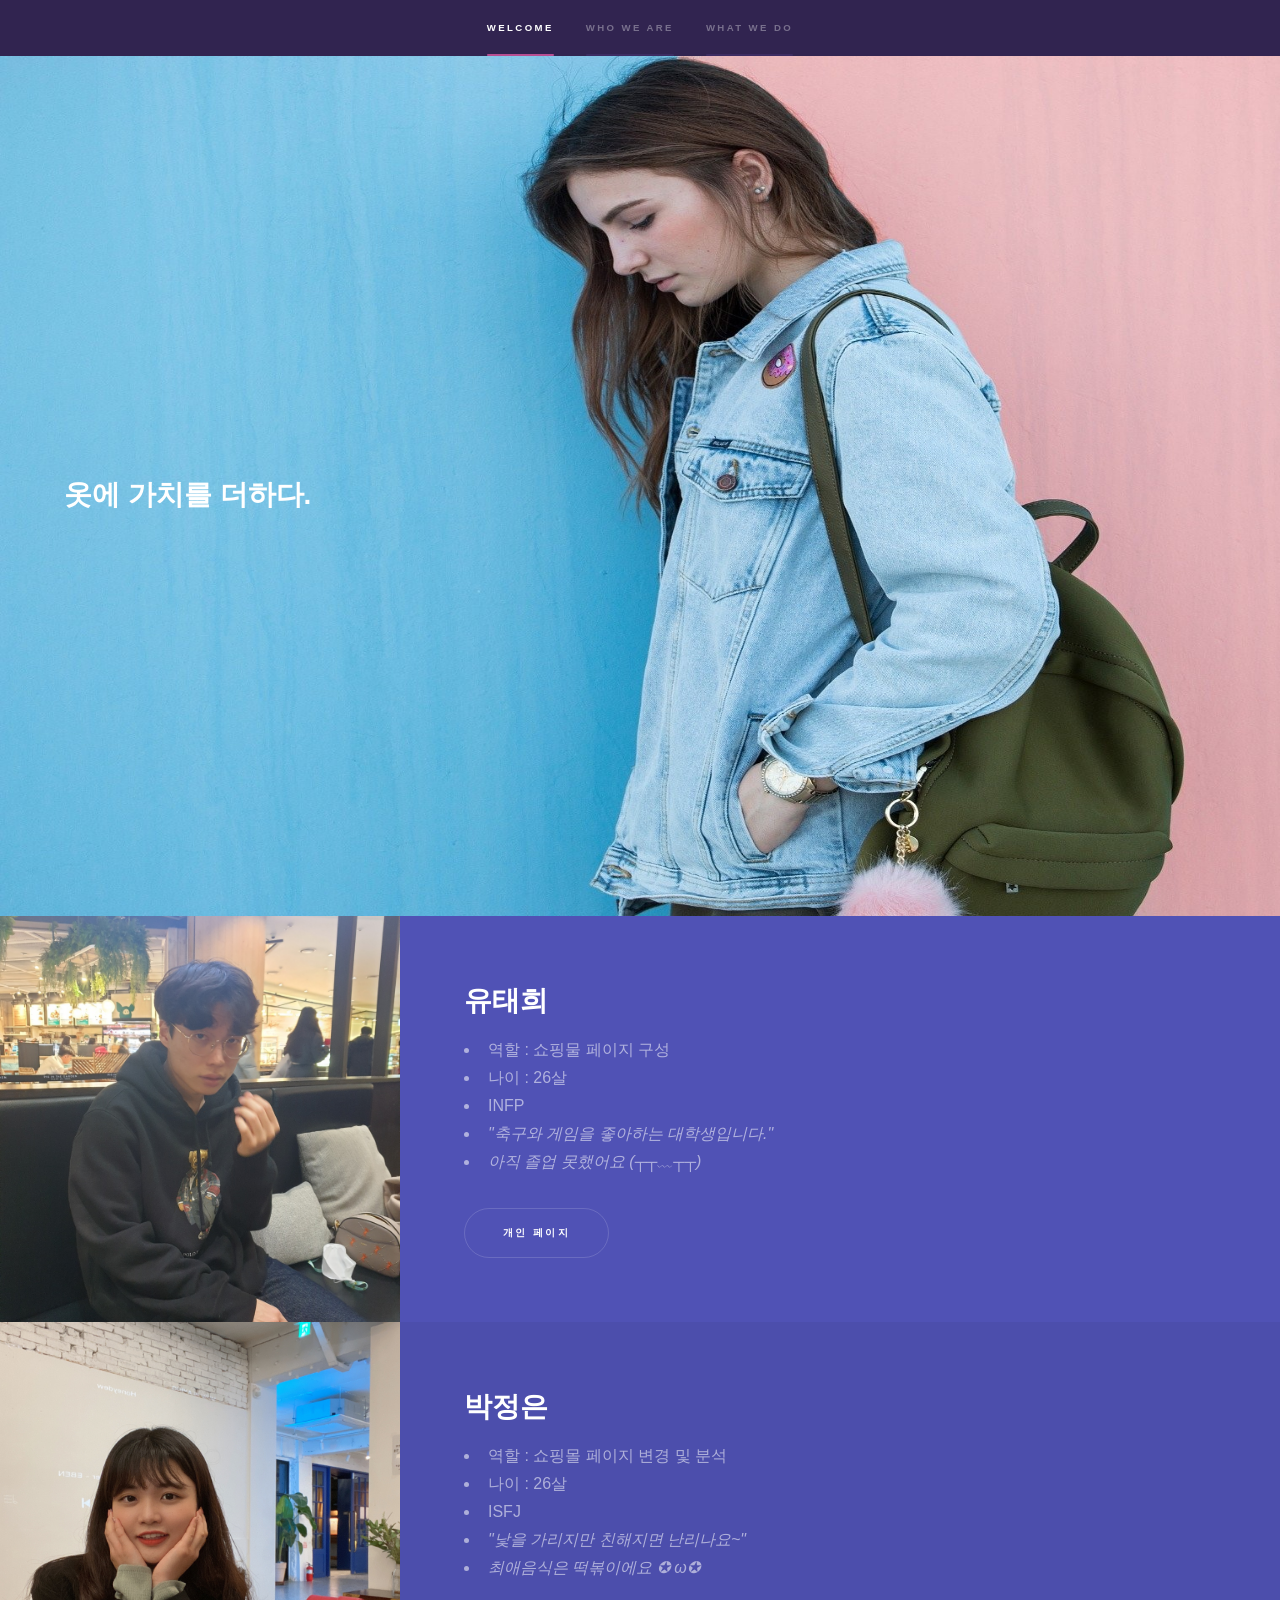
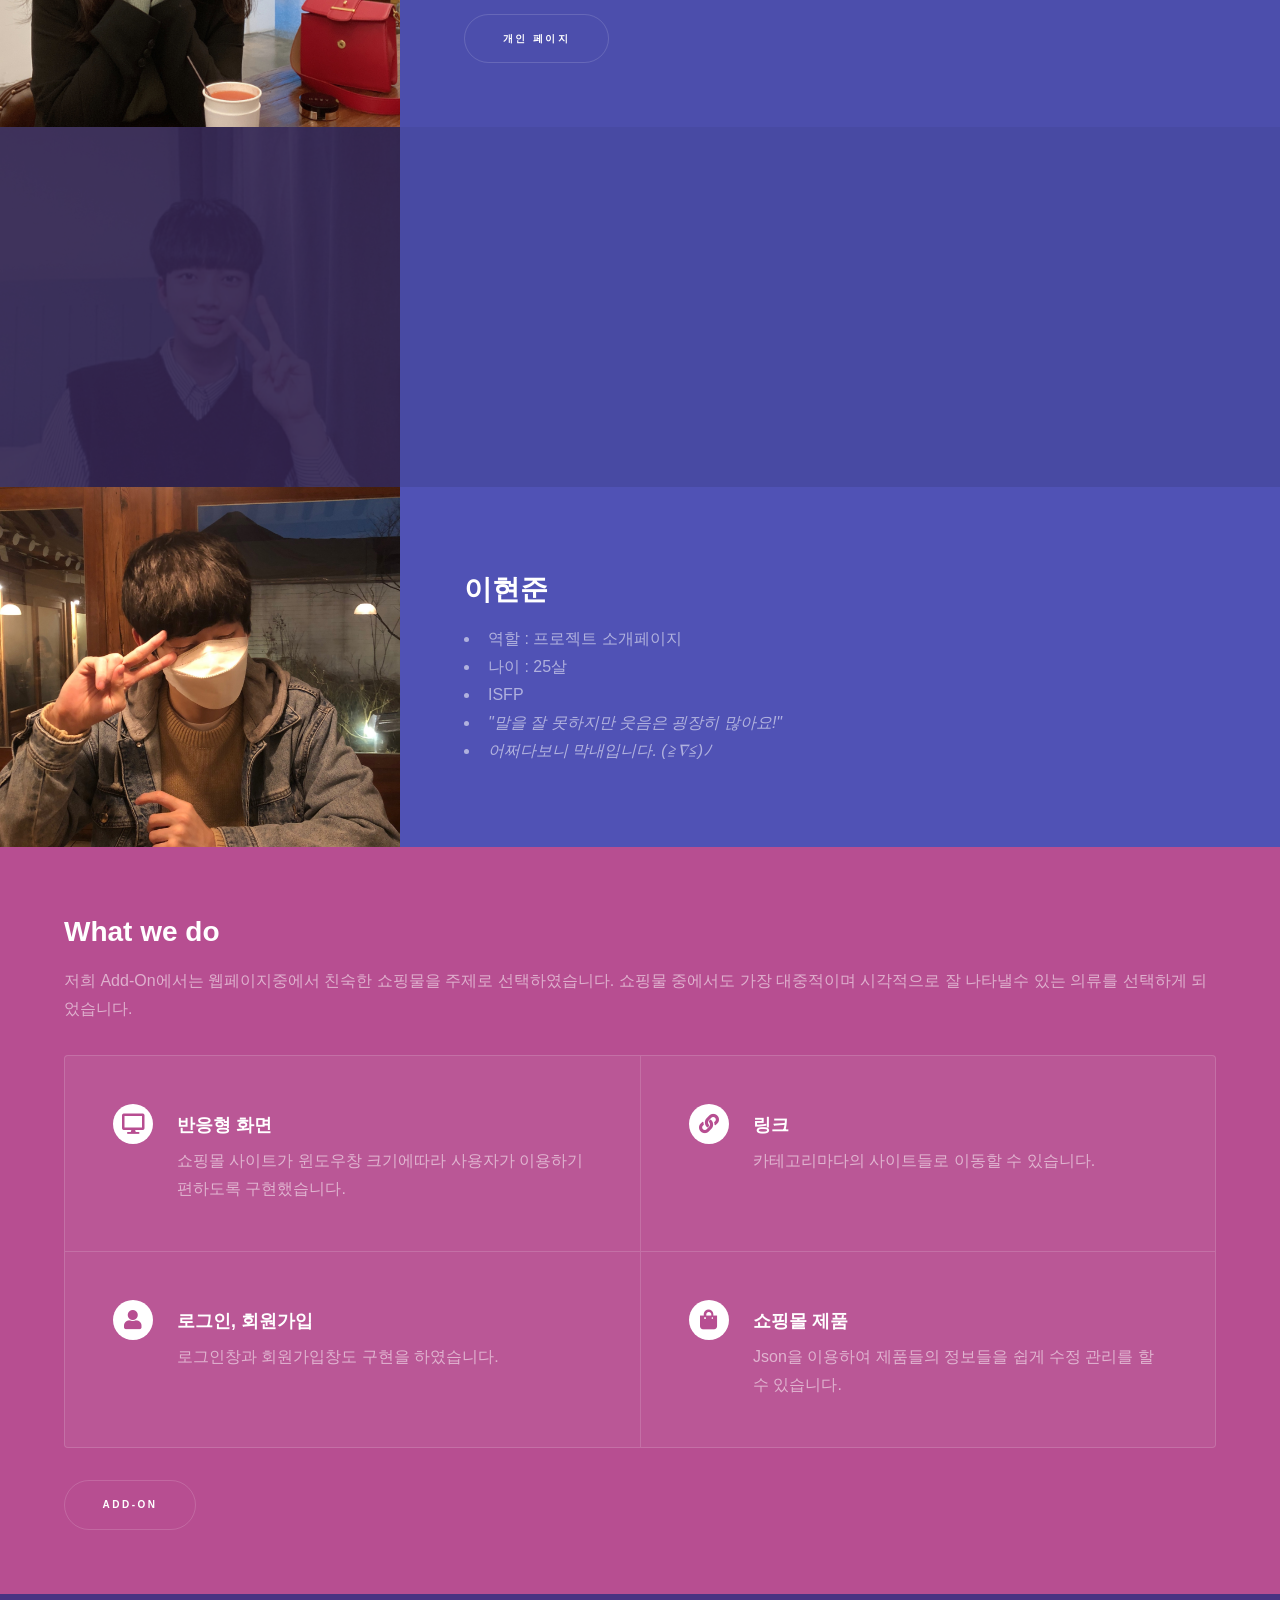
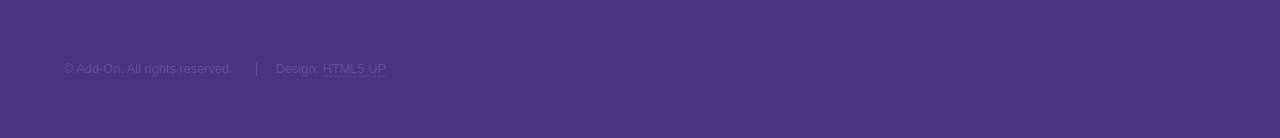
<file: index.html>
<!DOCTYPE HTML>
<!--
	Hyperspace by HTML5 UP
	html5up.net | @ajlkn
	Free for personal and commercial use under the CCA 3.0 license (html5up.net/license)
-->
<html>
<head>
<title>Add_On</title>
<meta charset="utf-8" />
<meta name="viewport"
	content="width=device-width, initial-scale=1, user-scalable=no" />
<link rel="stylesheet" href="assets/css/main.css" />
<noscript>
	<link rel="stylesheet" href="assets/css/noscript.css" />
</noscript>
</head>
<body class="is-preload">

	<!-- Sidebar -->
	<section id="sidebar">
		<div class="inner">
			<nav>
				<ul>
					<li><a href="#intro">Welcome</a></li>
					<li><a href="#one">Who we are</a></li>
					<li><a href="#two">What we do</a></li>
				</ul>
			</nav>
		</div>
	</section>

	<!-- Wrapper -->
	<div id="wrapper">

		<!-- Intro -->
		<section id="intro" class="wrapper style1 fullscreen fade-up">
			<div class="inner">
				<h2>옷에 가치를 더하다.</h2>
				<!-- <h1>Add _ On</h1> -->
			</div>
		</section>

		<!-- One -->
		<section id="one" class="wrapper style2 spotlights">
			<section>
				<div class="image">
					<img src="images/member1.jpg" alt="유태희"
						data-position="center center" />
				</div>
				<div class="content">
					<div class="inner">
						<h2>유태희</h2>
						<ul>
							<li> 역할 : 쇼핑물 페이지 구성 </li>
							<li> 나이 : 26살</li>
							<li> INFP</li>
							<li class=ment> "축구와 게임을 좋아하는 대학생입니다."</li>
							<li class=ment> 아직 졸업 못했어요 (┬┬﹏┬┬)</li>
						</ul>
						<ul class="actions">
							<li><a href="https://blog.naver.com/taehee129" target="black" class="button">개인 페이지</a></li>
						</ul>
					</div>
				</div>
			</section>
			<section>
				<div class="image">
					<img src="images/member2.jpg" alt="박정은" data-position="top center" />
				</div>
				<div class="content">
					<div class="inner">
						<h2>박정은</h2>
						<ul>
							<li> 역할 : 쇼핑몰 페이지 변경 및 분석</li>
							<li> 나이 : 26살</li>
							<li> ISFJ</li>
							<li class=ment> "낯을 가리지만 친해지면 난리나요~"</li>
							<li class=ment> 최애음식은 떡볶이에요 ✪ ω✪ </li>
						</ul>
						<ul class="actions">
							<li><a href="https://dailypoint.tistory.com/" target="black" class="button">개인 페이지</a></li>
						</ul>
					</div>
				</div>
			</section>
			<section>
				<div class="image">
					<img src="images/member3.jpg" alt="김영진" data-position="25% 25%" />
				</div>
				<div class="content">
					<div class="inner">
						<h2>김영진</h2>
						<ul>
							<li> 역할 : 로그인, 회원가입 </li>
							<li> 나이 : 26살</li>
							<li> ENFP</li>
							<li class=ment> "활발하고 긍정적인 마인드를 가지고 있다고 생각합니다!!"</li>
							<li class=ment> 앞으로 잘지내봐요~! o(*￣▽￣*)o</li>
						</ul>
					</div>
				</div>
			</section>
			<section>
				<div class="image">
					<img src="images/member4.jpg" alt="이현준" data-position="25% 25%" />
				</div>
				<div class="content">
					<div class="inner">
						<h2>이현준</h2>
						<ul>
							<li> 역할 : 프로젝트 소개페이지</li>
							<li> 나이 : 25살</li>
							<li> ISFP</li>
							<li class=ment> "말을 잘 못하지만 웃음은 굉장히 많아요!"</li>
							<li class=ment> 어쩌다보니 막내입니다. (≧∇≦)ﾉ </li>
						</ul>
					</div>
				</div>
			</section>
		</section>

		<!-- Two -->
		<section id="two" class="wrapper style3 fade-up">
			<div class="inner">
				<h2>What we do</h2>
				<p>	저희 Add-On에서는 웹페이지중에서 친숙한 쇼핑물을 주제로 선택하였습니다. 쇼핑물 중에서도 가장 대중적이며
					시각적으로 잘 나타낼수 있는 의류를 선택하게 되었습니다.</p>
				<div class="features">
					<section>
						<span class="icon solid major fa-desktop"></span>
						<h3>반응형 화면</h3>
						<p>쇼핑몰 사이트가 윈도우창 크기에따라 사용자가 이용하기 편하도록 구현했습니다.</p>
					</section>
					<section>
						<span class="icon solid major fa-link"></span>
						<h3>링크</h3>
						<p>카테고리마다의 사이트들로 이동할 수 있습니다.</p>
					</section>
					<section>
						<span class="icon solid major fa-user"></span>
						<h3>로그인, 회원가입</h3>
						<p>로그인창과 회원가입창도 구현을 하였습니다.</p>
					</section>
					<section>
						<span class="icon solid major fa-shopping-bag"></span>
						<h3>쇼핑몰 제품</h3>
						<p>Json을 이용하여 제품들의 정보들을 쉽게 수정 관리를 할 수 있습니다.</p>
					</section>
				</div>
				<ul class="actions">
					<li><a href="shoppingMall.html" target = "blank" class="button">Add-On</a></li>
				</ul>
			</div>
		</section>

		<!-- Footer -->
		<footer id="footer" class="wrapper style1-alt">
			<div class="inner">
				<ul class="menu">
					<li>&copy; Add-On. All rights reserved.</li>
					<li>Design: <a href="http://html5up.net">HTML5 UP</a></li>
				</ul>
			</div>
		</footer>

		<!-- Scripts -->
		<script src="assets/js/jquery.min.js"></script>
		<script src="assets/js/jquery.scrollex.min.js"></script>
		<script src="assets/js/jquery.scrolly.min.js"></script>
		<script src="assets/js/browser.min.js"></script>
		<script src="assets/js/breakpoints.min.js"></script>
		<script src="assets/js/util.js"></script>
		<script src="assets/js/main.js"></script>
</body>
</html>
</file>
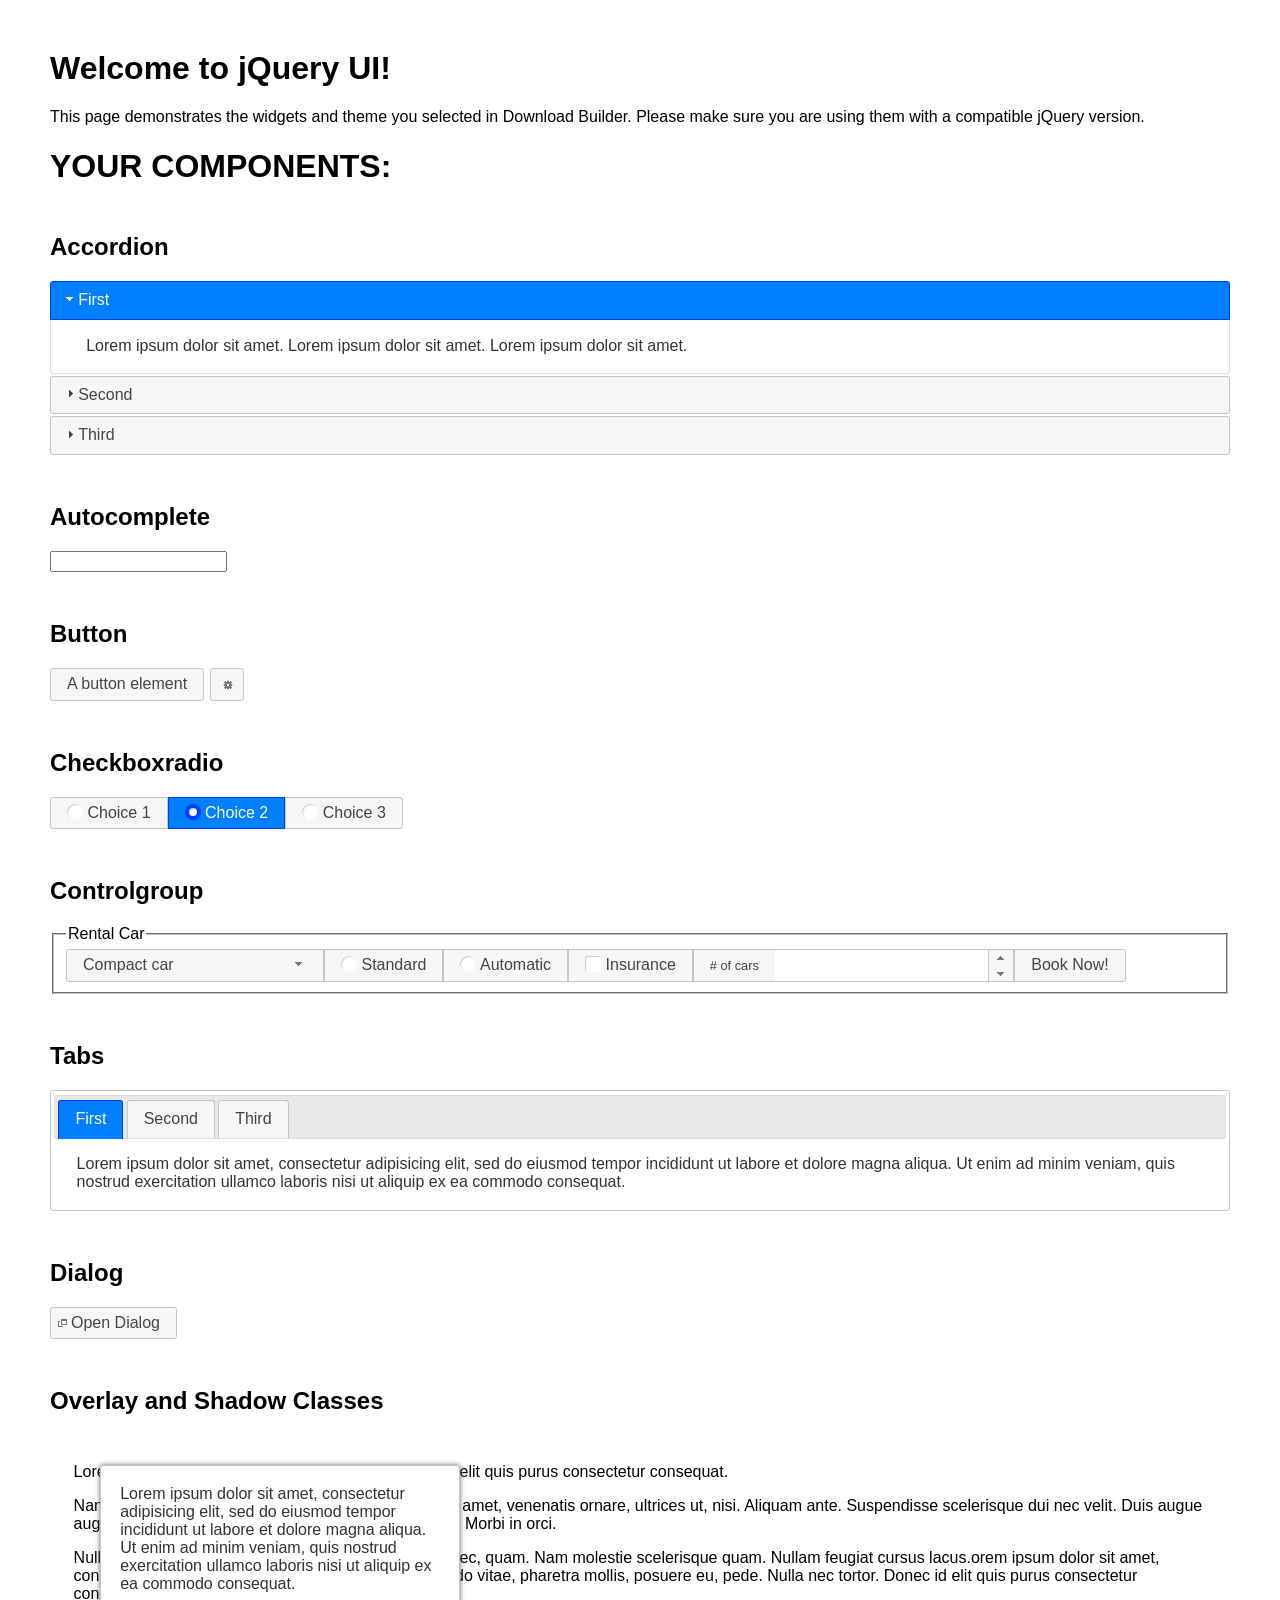
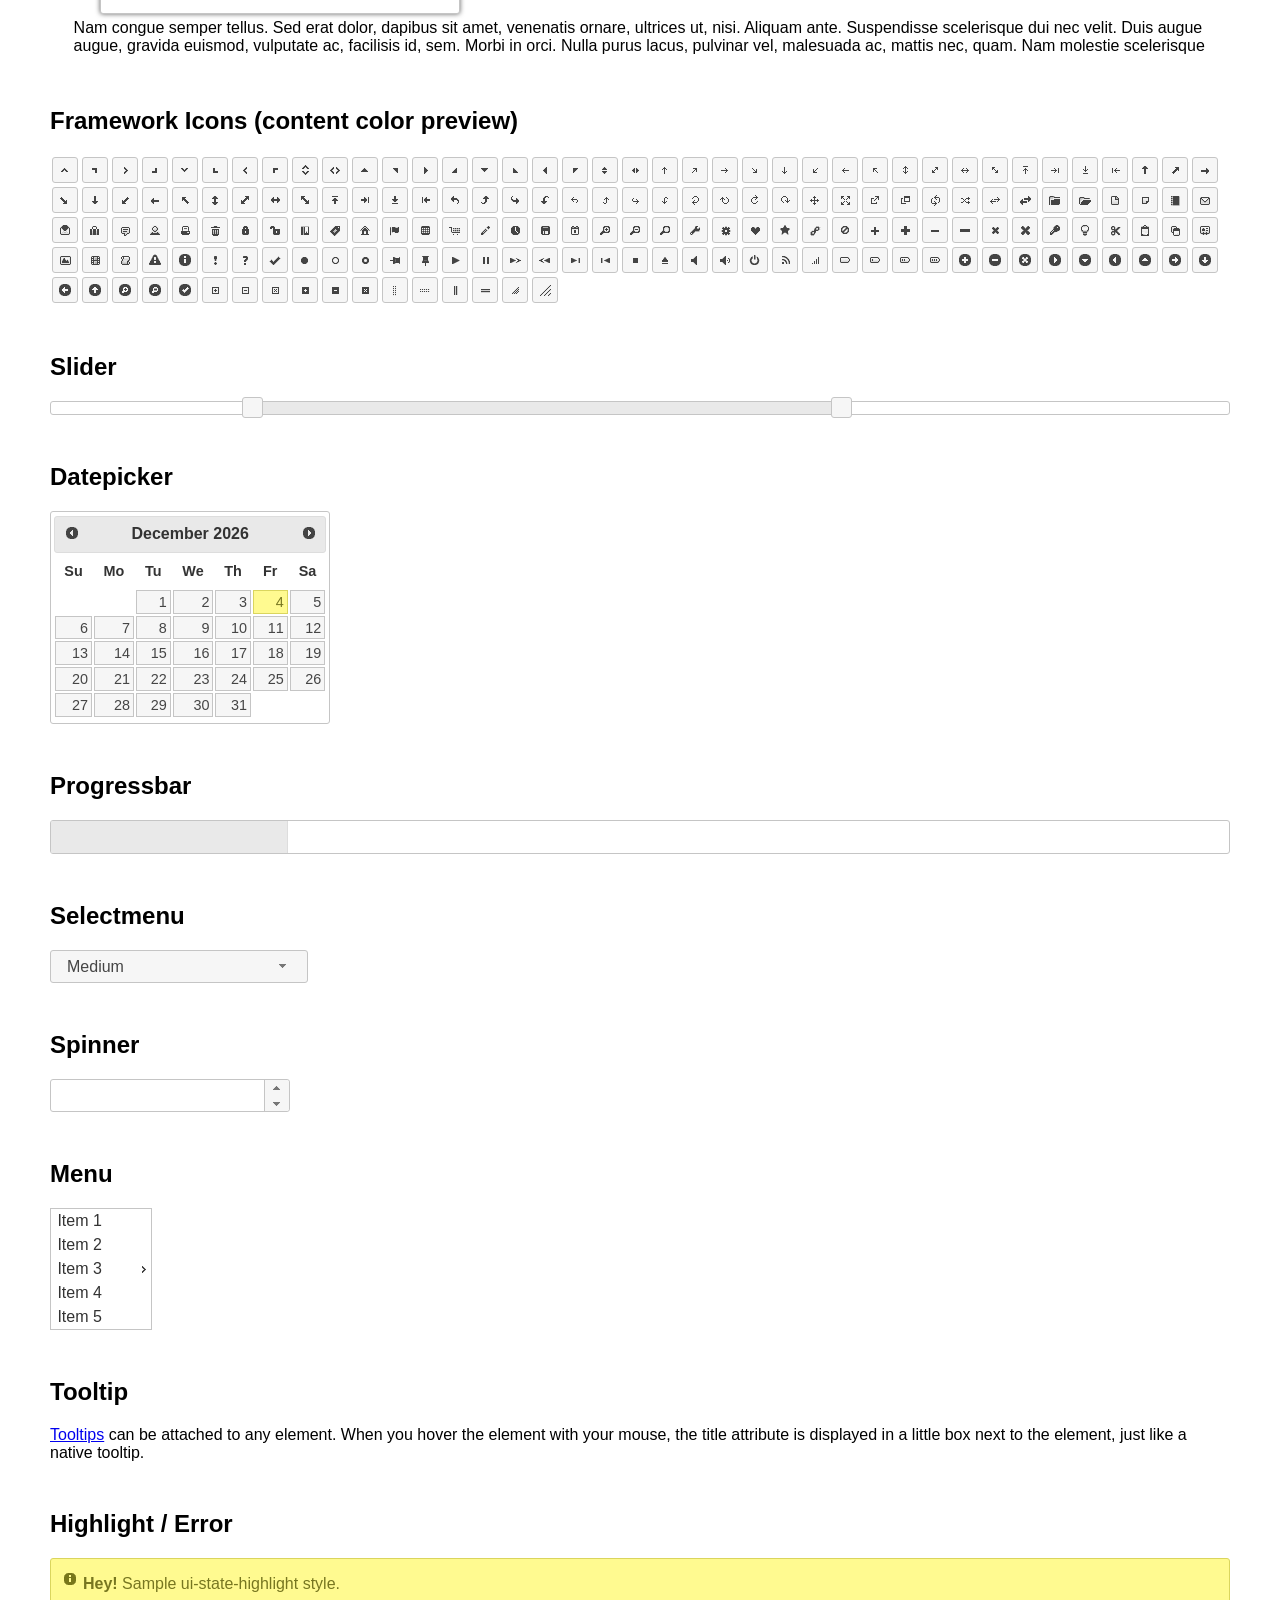
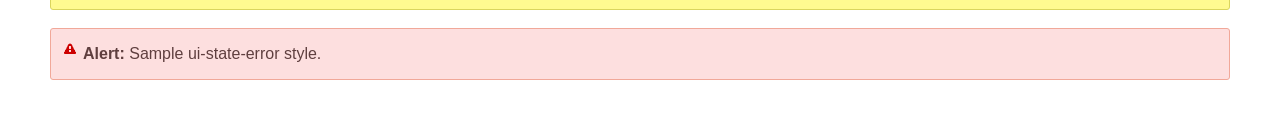
<file: vendor/jqueryui/index.html>
<!doctype html>
<html lang="us">
<head>
	<meta charset="utf-8">
	<title>jQuery UI Example Page</title>
	<link href="jquery-ui.css" rel="stylesheet">
	<style>
	body{
		font-family: "Trebuchet MS", sans-serif;
		margin: 50px;
	}
	.demoHeaders {
		margin-top: 2em;
	}
	#dialog-link {
		padding: .4em 1em .4em 20px;
		text-decoration: none;
		position: relative;
	}
	#dialog-link span.ui-icon {
		margin: 0 5px 0 0;
		position: absolute;
		left: .2em;
		top: 50%;
		margin-top: -8px;
	}
	#icons {
		margin: 0;
		padding: 0;
	}
	#icons li {
		margin: 2px;
		position: relative;
		padding: 4px 0;
		cursor: pointer;
		float: left;
		list-style: none;
	}
	#icons span.ui-icon {
		float: left;
		margin: 0 4px;
	}
	.fakewindowcontain .ui-widget-overlay {
		position: absolute;
	}
	select {
		width: 200px;
	}
	</style>
</head>
<body>

<h1>Welcome to jQuery UI!</h1>

<div class="ui-widget">
	<p>This page demonstrates the widgets and theme you selected in Download Builder. Please make sure you are using them with a compatible jQuery version.</p>
</div>

<h1>YOUR COMPONENTS:</h1>


<!-- Accordion -->
<h2 class="demoHeaders">Accordion</h2>
<div id="accordion">
	<h3>First</h3>
	<div>Lorem ipsum dolor sit amet. Lorem ipsum dolor sit amet. Lorem ipsum dolor sit amet.</div>
	<h3>Second</h3>
	<div>Phasellus mattis tincidunt nibh.</div>
	<h3>Third</h3>
	<div>Nam dui erat, auctor a, dignissim quis.</div>
</div>



<!-- Autocomplete -->
<h2 class="demoHeaders">Autocomplete</h2>
<div>
	<input id="autocomplete" title="type &quot;a&quot;">
</div>



<!-- Button -->
<h2 class="demoHeaders">Button</h2>
<button id="button">A button element</button>
<button id="button-icon">An icon-only button</button>



<!-- Checkboxradio -->
<h2 class="demoHeaders">Checkboxradio</h2>
<form style="margin-top: 1em;">
	<div id="radioset">
		<input type="radio" id="radio1" name="radio"><label for="radio1">Choice 1</label>
		<input type="radio" id="radio2" name="radio" checked="checked"><label for="radio2">Choice 2</label>
		<input type="radio" id="radio3" name="radio"><label for="radio3">Choice 3</label>
	</div>
</form>



<!-- Controlgroup -->
<h2 class="demoHeaders">Controlgroup</h2>
<fieldset>
	<legend>Rental Car</legend>
	<div id="controlgroup">
		<select id="car-type">
			<option>Compact car</option>
			<option>Midsize car</option>
			<option>Full size car</option>
			<option>SUV</option>
			<option>Luxury</option>
			<option>Truck</option>
			<option>Van</option>
		</select>
		<label for="transmission-standard">Standard</label>
		<input type="radio" name="transmission" id="transmission-standard">
		<label for="transmission-automatic">Automatic</label>
		<input type="radio" name="transmission" id="transmission-automatic">
		<label for="insurance">Insurance</label>
		<input type="checkbox" name="insurance" id="insurance">
		<label for="horizontal-spinner" class="ui-controlgroup-label"># of cars</label>
		<input id="horizontal-spinner" class="ui-spinner-input">
		<button>Book Now!</button>
	</div>
</fieldset>



<!-- Tabs -->
<h2 class="demoHeaders">Tabs</h2>
<div id="tabs">
	<ul>
		<li><a href="#tabs-1">First</a></li>
		<li><a href="#tabs-2">Second</a></li>
		<li><a href="#tabs-3">Third</a></li>
	</ul>
	<div id="tabs-1">Lorem ipsum dolor sit amet, consectetur adipisicing elit, sed do eiusmod tempor incididunt ut labore et dolore magna aliqua. Ut enim ad minim veniam, quis nostrud exercitation ullamco laboris nisi ut aliquip ex ea commodo consequat.</div>
	<div id="tabs-2">Phasellus mattis tincidunt nibh. Cras orci urna, blandit id, pretium vel, aliquet ornare, felis. Maecenas scelerisque sem non nisl. Fusce sed lorem in enim dictum bibendum.</div>
	<div id="tabs-3">Nam dui erat, auctor a, dignissim quis, sollicitudin eu, felis. Pellentesque nisi urna, interdum eget, sagittis et, consequat vestibulum, lacus. Mauris porttitor ullamcorper augue.</div>
</div>



<h2 class="demoHeaders">Dialog</h2>
<p>
	<button id="dialog-link" class="ui-button ui-corner-all ui-widget">
		<span class="ui-icon ui-icon-newwin"></span>Open Dialog
	</button>
</p>

<h2 class="demoHeaders">Overlay and Shadow Classes</h2>
<div style="position: relative; width: 96%; height: 200px; padding:1% 2%; overflow:hidden;" class="fakewindowcontain">
	<p>Lorem ipsum dolor sit amet,  Nulla nec tortor. Donec id elit quis purus consectetur consequat. </p><p>Nam congue semper tellus. Sed erat dolor, dapibus sit amet, venenatis ornare, ultrices ut, nisi. Aliquam ante. Suspendisse scelerisque dui nec velit. Duis augue augue, gravida euismod, vulputate ac, facilisis id, sem. Morbi in orci. </p><p>Nulla purus lacus, pulvinar vel, malesuada ac, mattis nec, quam. Nam molestie scelerisque quam. Nullam feugiat cursus lacus.orem ipsum dolor sit amet, consectetur adipiscing elit. Donec libero risus, commodo vitae, pharetra mollis, posuere eu, pede. Nulla nec tortor. Donec id elit quis purus consectetur consequat. </p><p>Nam congue semper tellus. Sed erat dolor, dapibus sit amet, venenatis ornare, ultrices ut, nisi. Aliquam ante. Suspendisse scelerisque dui nec velit. Duis augue augue, gravida euismod, vulputate ac, facilisis id, sem. Morbi in orci. Nulla purus lacus, pulvinar vel, malesuada ac, mattis nec, quam. Nam molestie scelerisque quam. </p><p>Nullam feugiat cursus lacus.orem ipsum dolor sit amet, consectetur adipiscing elit. Donec libero risus, commodo vitae, pharetra mollis, posuere eu, pede. Nulla nec tortor. Donec id elit quis purus consectetur consequat. Nam congue semper tellus. Sed erat dolor, dapibus sit amet, venenatis ornare, ultrices ut, nisi. Aliquam ante. </p><p>Suspendisse scelerisque dui nec velit. Duis augue augue, gravida euismod, vulputate ac, facilisis id, sem. Morbi in orci. Nulla purus lacus, pulvinar vel, malesuada ac, mattis nec, quam. Nam molestie scelerisque quam. Nullam feugiat cursus lacus.orem ipsum dolor sit amet, consectetur adipiscing elit. Donec libero risus, commodo vitae, pharetra mollis, posuere eu, pede. Nulla nec tortor. Donec id elit quis purus consectetur consequat. Nam congue semper tellus. Sed erat dolor, dapibus sit amet, venenatis ornare, ultrices ut, nisi. </p>

	<!-- ui-dialog -->
	<div class="ui-widget-overlay ui-front"></div>
	<div style="position: absolute; width: 320px; left: 50px; top: 30px; padding: 1.2em" class="ui-widget ui-front ui-widget-content ui-corner-all ui-widget-shadow">
		Lorem ipsum dolor sit amet, consectetur adipisicing elit, sed do eiusmod tempor incididunt ut labore et dolore magna aliqua. Ut enim ad minim veniam, quis nostrud exercitation ullamco laboris nisi ut aliquip ex ea commodo consequat.
	</div>

</div>

<!-- ui-dialog -->
<div id="dialog" title="Dialog Title">
	<p>Lorem ipsum dolor sit amet, consectetur adipisicing elit, sed do eiusmod tempor incididunt ut labore et dolore magna aliqua. Ut enim ad minim veniam, quis nostrud exercitation ullamco laboris nisi ut aliquip ex ea commodo consequat.</p>
</div>



<h2 class="demoHeaders">Framework Icons (content color preview)</h2>
<ul id="icons" class="ui-widget ui-helper-clearfix">
	<li class="ui-state-default ui-corner-all" title=".ui-icon-caret-1-n"><span class="ui-icon ui-icon-caret-1-n"></span></li>
	<li class="ui-state-default ui-corner-all" title=".ui-icon-caret-1-ne"><span class="ui-icon ui-icon-caret-1-ne"></span></li>
	<li class="ui-state-default ui-corner-all" title=".ui-icon-caret-1-e"><span class="ui-icon ui-icon-caret-1-e"></span></li>
	<li class="ui-state-default ui-corner-all" title=".ui-icon-caret-1-se"><span class="ui-icon ui-icon-caret-1-se"></span></li>
	<li class="ui-state-default ui-corner-all" title=".ui-icon-caret-1-s"><span class="ui-icon ui-icon-caret-1-s"></span></li>
	<li class="ui-state-default ui-corner-all" title=".ui-icon-caret-1-sw"><span class="ui-icon ui-icon-caret-1-sw"></span></li>
	<li class="ui-state-default ui-corner-all" title=".ui-icon-caret-1-w"><span class="ui-icon ui-icon-caret-1-w"></span></li>
	<li class="ui-state-default ui-corner-all" title=".ui-icon-caret-1-nw"><span class="ui-icon ui-icon-caret-1-nw"></span></li>
	<li class="ui-state-default ui-corner-all" title=".ui-icon-caret-2-n-s"><span class="ui-icon ui-icon-caret-2-n-s"></span></li>
	<li class="ui-state-default ui-corner-all" title=".ui-icon-caret-2-e-w"><span class="ui-icon ui-icon-caret-2-e-w"></span></li>
	<li class="ui-state-default ui-corner-all" title=".ui-icon-triangle-1-n"><span class="ui-icon ui-icon-triangle-1-n"></span></li>
	<li class="ui-state-default ui-corner-all" title=".ui-icon-triangle-1-ne"><span class="ui-icon ui-icon-triangle-1-ne"></span></li>
	<li class="ui-state-default ui-corner-all" title=".ui-icon-triangle-1-e"><span class="ui-icon ui-icon-triangle-1-e"></span></li>
	<li class="ui-state-default ui-corner-all" title=".ui-icon-triangle-1-se"><span class="ui-icon ui-icon-triangle-1-se"></span></li>
	<li class="ui-state-default ui-corner-all" title=".ui-icon-triangle-1-s"><span class="ui-icon ui-icon-triangle-1-s"></span></li>
	<li class="ui-state-default ui-corner-all" title=".ui-icon-triangle-1-sw"><span class="ui-icon ui-icon-triangle-1-sw"></span></li>
	<li class="ui-state-default ui-corner-all" title=".ui-icon-triangle-1-w"><span class="ui-icon ui-icon-triangle-1-w"></span></li>
	<li class="ui-state-default ui-corner-all" title=".ui-icon-triangle-1-nw"><span class="ui-icon ui-icon-triangle-1-nw"></span></li>
	<li class="ui-state-default ui-corner-all" title=".ui-icon-triangle-2-n-s"><span class="ui-icon ui-icon-triangle-2-n-s"></span></li>
	<li class="ui-state-default ui-corner-all" title=".ui-icon-triangle-2-e-w"><span class="ui-icon ui-icon-triangle-2-e-w"></span></li>
	<li class="ui-state-default ui-corner-all" title=".ui-icon-arrow-1-n"><span class="ui-icon ui-icon-arrow-1-n"></span></li>
	<li class="ui-state-default ui-corner-all" title=".ui-icon-arrow-1-ne"><span class="ui-icon ui-icon-arrow-1-ne"></span></li>
	<li class="ui-state-default ui-corner-all" title=".ui-icon-arrow-1-e"><span class="ui-icon ui-icon-arrow-1-e"></span></li>
	<li class="ui-state-default ui-corner-all" title=".ui-icon-arrow-1-se"><span class="ui-icon ui-icon-arrow-1-se"></span></li>
	<li class="ui-state-default ui-corner-all" title=".ui-icon-arrow-1-s"><span class="ui-icon ui-icon-arrow-1-s"></span></li>
	<li class="ui-state-default ui-corner-all" title=".ui-icon-arrow-1-sw"><span class="ui-icon ui-icon-arrow-1-sw"></span></li>
	<li class="ui-state-default ui-corner-all" title=".ui-icon-arrow-1-w"><span class="ui-icon ui-icon-arrow-1-w"></span></li>
	<li class="ui-state-default ui-corner-all" title=".ui-icon-arrow-1-nw"><span class="ui-icon ui-icon-arrow-1-nw"></span></li>
	<li class="ui-state-default ui-corner-all" title=".ui-icon-arrow-2-n-s"><span class="ui-icon ui-icon-arrow-2-n-s"></span></li>
	<li class="ui-state-default ui-corner-all" title=".ui-icon-arrow-2-ne-sw"><span class="ui-icon ui-icon-arrow-2-ne-sw"></span></li>
	<li class="ui-state-default ui-corner-all" title=".ui-icon-arrow-2-e-w"><span class="ui-icon ui-icon-arrow-2-e-w"></span></li>
	<li class="ui-state-default ui-corner-all" title=".ui-icon-arrow-2-se-nw"><span class="ui-icon ui-icon-arrow-2-se-nw"></span></li>
	<li class="ui-state-default ui-corner-all" title=".ui-icon-arrowstop-1-n"><span class="ui-icon ui-icon-arrowstop-1-n"></span></li>
	<li class="ui-state-default ui-corner-all" title=".ui-icon-arrowstop-1-e"><span class="ui-icon ui-icon-arrowstop-1-e"></span></li>
	<li class="ui-state-default ui-corner-all" title=".ui-icon-arrowstop-1-s"><span class="ui-icon ui-icon-arrowstop-1-s"></span></li>
	<li class="ui-state-default ui-corner-all" title=".ui-icon-arrowstop-1-w"><span class="ui-icon ui-icon-arrowstop-1-w"></span></li>
	<li class="ui-state-default ui-corner-all" title=".ui-icon-arrowthick-1-n"><span class="ui-icon ui-icon-arrowthick-1-n"></span></li>
	<li class="ui-state-default ui-corner-all" title=".ui-icon-arrowthick-1-ne"><span class="ui-icon ui-icon-arrowthick-1-ne"></span></li>
	<li class="ui-state-default ui-corner-all" title=".ui-icon-arrowthick-1-e"><span class="ui-icon ui-icon-arrowthick-1-e"></span></li>
	<li class="ui-state-default ui-corner-all" title=".ui-icon-arrowthick-1-se"><span class="ui-icon ui-icon-arrowthick-1-se"></span></li>
	<li class="ui-state-default ui-corner-all" title=".ui-icon-arrowthick-1-s"><span class="ui-icon ui-icon-arrowthick-1-s"></span></li>
	<li class="ui-state-default ui-corner-all" title=".ui-icon-arrowthick-1-sw"><span class="ui-icon ui-icon-arrowthick-1-sw"></span></li>
	<li class="ui-state-default ui-corner-all" title=".ui-icon-arrowthick-1-w"><span class="ui-icon ui-icon-arrowthick-1-w"></span></li>
	<li class="ui-state-default ui-corner-all" title=".ui-icon-arrowthick-1-nw"><span class="ui-icon ui-icon-arrowthick-1-nw"></span></li>
	<li class="ui-state-default ui-corner-all" title=".ui-icon-arrowthick-2-n-s"><span class="ui-icon ui-icon-arrowthick-2-n-s"></span></li>
	<li class="ui-state-default ui-corner-all" title=".ui-icon-arrowthick-2-ne-sw"><span class="ui-icon ui-icon-arrowthick-2-ne-sw"></span></li>
	<li class="ui-state-default ui-corner-all" title=".ui-icon-arrowthick-2-e-w"><span class="ui-icon ui-icon-arrowthick-2-e-w"></span></li>
	<li class="ui-state-default ui-corner-all" title=".ui-icon-arrowthick-2-se-nw"><span class="ui-icon ui-icon-arrowthick-2-se-nw"></span></li>
	<li class="ui-state-default ui-corner-all" title=".ui-icon-arrowthickstop-1-n"><span class="ui-icon ui-icon-arrowthickstop-1-n"></span></li>
	<li class="ui-state-default ui-corner-all" title=".ui-icon-arrowthickstop-1-e"><span class="ui-icon ui-icon-arrowthickstop-1-e"></span></li>
	<li class="ui-state-default ui-corner-all" title=".ui-icon-arrowthickstop-1-s"><span class="ui-icon ui-icon-arrowthickstop-1-s"></span></li>
	<li class="ui-state-default ui-corner-all" title=".ui-icon-arrowthickstop-1-w"><span class="ui-icon ui-icon-arrowthickstop-1-w"></span></li>
	<li class="ui-state-default ui-corner-all" title=".ui-icon-arrowreturnthick-1-w"><span class="ui-icon ui-icon-arrowreturnthick-1-w"></span></li>
	<li class="ui-state-default ui-corner-all" title=".ui-icon-arrowreturnthick-1-n"><span class="ui-icon ui-icon-arrowreturnthick-1-n"></span></li>
	<li class="ui-state-default ui-corner-all" title=".ui-icon-arrowreturnthick-1-e"><span class="ui-icon ui-icon-arrowreturnthick-1-e"></span></li>
	<li class="ui-state-default ui-corner-all" title=".ui-icon-arrowreturnthick-1-s"><span class="ui-icon ui-icon-arrowreturnthick-1-s"></span></li>
	<li class="ui-state-default ui-corner-all" title=".ui-icon-arrowreturn-1-w"><span class="ui-icon ui-icon-arrowreturn-1-w"></span></li>
	<li class="ui-state-default ui-corner-all" title=".ui-icon-arrowreturn-1-n"><span class="ui-icon ui-icon-arrowreturn-1-n"></span></li>
	<li class="ui-state-default ui-corner-all" title=".ui-icon-arrowreturn-1-e"><span class="ui-icon ui-icon-arrowreturn-1-e"></span></li>
	<li class="ui-state-default ui-corner-all" title=".ui-icon-arrowreturn-1-s"><span class="ui-icon ui-icon-arrowreturn-1-s"></span></li>
	<li class="ui-state-default ui-corner-all" title=".ui-icon-arrowrefresh-1-w"><span class="ui-icon ui-icon-arrowrefresh-1-w"></span></li>
	<li class="ui-state-default ui-corner-all" title=".ui-icon-arrowrefresh-1-n"><span class="ui-icon ui-icon-arrowrefresh-1-n"></span></li>
	<li class="ui-state-default ui-corner-all" title=".ui-icon-arrowrefresh-1-e"><span class="ui-icon ui-icon-arrowrefresh-1-e"></span></li>
	<li class="ui-state-default ui-corner-all" title=".ui-icon-arrowrefresh-1-s"><span class="ui-icon ui-icon-arrowrefresh-1-s"></span></li>
	<li class="ui-state-default ui-corner-all" title=".ui-icon-arrow-4"><span class="ui-icon ui-icon-arrow-4"></span></li>
	<li class="ui-state-default ui-corner-all" title=".ui-icon-arrow-4-diag"><span class="ui-icon ui-icon-arrow-4-diag"></span></li>
	<li class="ui-state-default ui-corner-all" title=".ui-icon-extlink"><span class="ui-icon ui-icon-extlink"></span></li>
	<li class="ui-state-default ui-corner-all" title=".ui-icon-newwin"><span class="ui-icon ui-icon-newwin"></span></li>
	<li class="ui-state-default ui-corner-all" title=".ui-icon-refresh"><span class="ui-icon ui-icon-refresh"></span></li>
	<li class="ui-state-default ui-corner-all" title=".ui-icon-shuffle"><span class="ui-icon ui-icon-shuffle"></span></li>
	<li class="ui-state-default ui-corner-all" title=".ui-icon-transfer-e-w"><span class="ui-icon ui-icon-transfer-e-w"></span></li>
	<li class="ui-state-default ui-corner-all" title=".ui-icon-transferthick-e-w"><span class="ui-icon ui-icon-transferthick-e-w"></span></li>
	<li class="ui-state-default ui-corner-all" title=".ui-icon-folder-collapsed"><span class="ui-icon ui-icon-folder-collapsed"></span></li>
	<li class="ui-state-default ui-corner-all" title=".ui-icon-folder-open"><span class="ui-icon ui-icon-folder-open"></span></li>
	<li class="ui-state-default ui-corner-all" title=".ui-icon-document"><span class="ui-icon ui-icon-document"></span></li>
	<li class="ui-state-default ui-corner-all" title=".ui-icon-document-b"><span class="ui-icon ui-icon-document-b"></span></li>
	<li class="ui-state-default ui-corner-all" title=".ui-icon-note"><span class="ui-icon ui-icon-note"></span></li>
	<li class="ui-state-default ui-corner-all" title=".ui-icon-mail-closed"><span class="ui-icon ui-icon-mail-closed"></span></li>
	<li class="ui-state-default ui-corner-all" title=".ui-icon-mail-open"><span class="ui-icon ui-icon-mail-open"></span></li>
	<li class="ui-state-default ui-corner-all" title=".ui-icon-suitcase"><span class="ui-icon ui-icon-suitcase"></span></li>
	<li class="ui-state-default ui-corner-all" title=".ui-icon-comment"><span class="ui-icon ui-icon-comment"></span></li>
	<li class="ui-state-default ui-corner-all" title=".ui-icon-person"><span class="ui-icon ui-icon-person"></span></li>
	<li class="ui-state-default ui-corner-all" title=".ui-icon-print"><span class="ui-icon ui-icon-print"></span></li>
	<li class="ui-state-default ui-corner-all" title=".ui-icon-trash"><span class="ui-icon ui-icon-trash"></span></li>
	<li class="ui-state-default ui-corner-all" title=".ui-icon-locked"><span class="ui-icon ui-icon-locked"></span></li>
	<li class="ui-state-default ui-corner-all" title=".ui-icon-unlocked"><span class="ui-icon ui-icon-unlocked"></span></li>
	<li class="ui-state-default ui-corner-all" title=".ui-icon-bookmark"><span class="ui-icon ui-icon-bookmark"></span></li>
	<li class="ui-state-default ui-corner-all" title=".ui-icon-tag"><span class="ui-icon ui-icon-tag"></span></li>
	<li class="ui-state-default ui-corner-all" title=".ui-icon-home"><span class="ui-icon ui-icon-home"></span></li>
	<li class="ui-state-default ui-corner-all" title=".ui-icon-flag"><span class="ui-icon ui-icon-flag"></span></li>
	<li class="ui-state-default ui-corner-all" title=".ui-icon-calculator"><span class="ui-icon ui-icon-calculator"></span></li>
	<li class="ui-state-default ui-corner-all" title=".ui-icon-cart"><span class="ui-icon ui-icon-cart"></span></li>
	<li class="ui-state-default ui-corner-all" title=".ui-icon-pencil"><span class="ui-icon ui-icon-pencil"></span></li>
	<li class="ui-state-default ui-corner-all" title=".ui-icon-clock"><span class="ui-icon ui-icon-clock"></span></li>
	<li class="ui-state-default ui-corner-all" title=".ui-icon-disk"><span class="ui-icon ui-icon-disk"></span></li>
	<li class="ui-state-default ui-corner-all" title=".ui-icon-calendar"><span class="ui-icon ui-icon-calendar"></span></li>
	<li class="ui-state-default ui-corner-all" title=".ui-icon-zoomin"><span class="ui-icon ui-icon-zoomin"></span></li>
	<li class="ui-state-default ui-corner-all" title=".ui-icon-zoomout"><span class="ui-icon ui-icon-zoomout"></span></li>
	<li class="ui-state-default ui-corner-all" title=".ui-icon-search"><span class="ui-icon ui-icon-search"></span></li>
	<li class="ui-state-default ui-corner-all" title=".ui-icon-wrench"><span class="ui-icon ui-icon-wrench"></span></li>
	<li class="ui-state-default ui-corner-all" title=".ui-icon-gear"><span class="ui-icon ui-icon-gear"></span></li>
	<li class="ui-state-default ui-corner-all" title=".ui-icon-heart"><span class="ui-icon ui-icon-heart"></span></li>
	<li class="ui-state-default ui-corner-all" title=".ui-icon-star"><span class="ui-icon ui-icon-star"></span></li>
	<li class="ui-state-default ui-corner-all" title=".ui-icon-link"><span class="ui-icon ui-icon-link"></span></li>
	<li class="ui-state-default ui-corner-all" title=".ui-icon-cancel"><span class="ui-icon ui-icon-cancel"></span></li>
	<li class="ui-state-default ui-corner-all" title=".ui-icon-plus"><span class="ui-icon ui-icon-plus"></span></li>
	<li class="ui-state-default ui-corner-all" title=".ui-icon-plusthick"><span class="ui-icon ui-icon-plusthick"></span></li>
	<li class="ui-state-default ui-corner-all" title=".ui-icon-minus"><span class="ui-icon ui-icon-minus"></span></li>
	<li class="ui-state-default ui-corner-all" title=".ui-icon-minusthick"><span class="ui-icon ui-icon-minusthick"></span></li>
	<li class="ui-state-default ui-corner-all" title=".ui-icon-close"><span class="ui-icon ui-icon-close"></span></li>
	<li class="ui-state-default ui-corner-all" title=".ui-icon-closethick"><span class="ui-icon ui-icon-closethick"></span></li>
	<li class="ui-state-default ui-corner-all" title=".ui-icon-key"><span class="ui-icon ui-icon-key"></span></li>
	<li class="ui-state-default ui-corner-all" title=".ui-icon-lightbulb"><span class="ui-icon ui-icon-lightbulb"></span></li>
	<li class="ui-state-default ui-corner-all" title=".ui-icon-scissors"><span class="ui-icon ui-icon-scissors"></span></li>
	<li class="ui-state-default ui-corner-all" title=".ui-icon-clipboard"><span class="ui-icon ui-icon-clipboard"></span></li>
	<li class="ui-state-default ui-corner-all" title=".ui-icon-copy"><span class="ui-icon ui-icon-copy"></span></li>
	<li class="ui-state-default ui-corner-all" title=".ui-icon-contact"><span class="ui-icon ui-icon-contact"></span></li>
	<li class="ui-state-default ui-corner-all" title=".ui-icon-image"><span class="ui-icon ui-icon-image"></span></li>
	<li class="ui-state-default ui-corner-all" title=".ui-icon-video"><span class="ui-icon ui-icon-video"></span></li>
	<li class="ui-state-default ui-corner-all" title=".ui-icon-script"><span class="ui-icon ui-icon-script"></span></li>
	<li class="ui-state-default ui-corner-all" title=".ui-icon-alert"><span class="ui-icon ui-icon-alert"></span></li>
	<li class="ui-state-default ui-corner-all" title=".ui-icon-info"><span class="ui-icon ui-icon-info"></span></li>
	<li class="ui-state-default ui-corner-all" title=".ui-icon-notice"><span class="ui-icon ui-icon-notice"></span></li>
	<li class="ui-state-default ui-corner-all" title=".ui-icon-help"><span class="ui-icon ui-icon-help"></span></li>
	<li class="ui-state-default ui-corner-all" title=".ui-icon-check"><span class="ui-icon ui-icon-check"></span></li>
	<li class="ui-state-default ui-corner-all" title=".ui-icon-bullet"><span class="ui-icon ui-icon-bullet"></span></li>
	<li class="ui-state-default ui-corner-all" title=".ui-icon-radio-off"><span class="ui-icon ui-icon-radio-off"></span></li>
	<li class="ui-state-default ui-corner-all" title=".ui-icon-radio-on"><span class="ui-icon ui-icon-radio-on"></span></li>
	<li class="ui-state-default ui-corner-all" title=".ui-icon-pin-w"><span class="ui-icon ui-icon-pin-w"></span></li>
	<li class="ui-state-default ui-corner-all" title=".ui-icon-pin-s"><span class="ui-icon ui-icon-pin-s"></span></li>
	<li class="ui-state-default ui-corner-all" title=".ui-icon-play"><span class="ui-icon ui-icon-play"></span></li>
	<li class="ui-state-default ui-corner-all" title=".ui-icon-pause"><span class="ui-icon ui-icon-pause"></span></li>
	<li class="ui-state-default ui-corner-all" title=".ui-icon-seek-next"><span class="ui-icon ui-icon-seek-next"></span></li>
	<li class="ui-state-default ui-corner-all" title=".ui-icon-seek-prev"><span class="ui-icon ui-icon-seek-prev"></span></li>
	<li class="ui-state-default ui-corner-all" title=".ui-icon-seek-end"><span class="ui-icon ui-icon-seek-end"></span></li>
	<li class="ui-state-default ui-corner-all" title=".ui-icon-seek-first"><span class="ui-icon ui-icon-seek-first"></span></li>
	<li class="ui-state-default ui-corner-all" title=".ui-icon-stop"><span class="ui-icon ui-icon-stop"></span></li>
	<li class="ui-state-default ui-corner-all" title=".ui-icon-eject"><span class="ui-icon ui-icon-eject"></span></li>
	<li class="ui-state-default ui-corner-all" title=".ui-icon-volume-off"><span class="ui-icon ui-icon-volume-off"></span></li>
	<li class="ui-state-default ui-corner-all" title=".ui-icon-volume-on"><span class="ui-icon ui-icon-volume-on"></span></li>
	<li class="ui-state-default ui-corner-all" title=".ui-icon-power"><span class="ui-icon ui-icon-power"></span></li>
	<li class="ui-state-default ui-corner-all" title=".ui-icon-signal-diag"><span class="ui-icon ui-icon-signal-diag"></span></li>
	<li class="ui-state-default ui-corner-all" title=".ui-icon-signal"><span class="ui-icon ui-icon-signal"></span></li>
	<li class="ui-state-default ui-corner-all" title=".ui-icon-battery-0"><span class="ui-icon ui-icon-battery-0"></span></li>
	<li class="ui-state-default ui-corner-all" title=".ui-icon-battery-1"><span class="ui-icon ui-icon-battery-1"></span></li>
	<li class="ui-state-default ui-corner-all" title=".ui-icon-battery-2"><span class="ui-icon ui-icon-battery-2"></span></li>
	<li class="ui-state-default ui-corner-all" title=".ui-icon-battery-3"><span class="ui-icon ui-icon-battery-3"></span></li>
	<li class="ui-state-default ui-corner-all" title=".ui-icon-circle-plus"><span class="ui-icon ui-icon-circle-plus"></span></li>
	<li class="ui-state-default ui-corner-all" title=".ui-icon-circle-minus"><span class="ui-icon ui-icon-circle-minus"></span></li>
	<li class="ui-state-default ui-corner-all" title=".ui-icon-circle-close"><span class="ui-icon ui-icon-circle-close"></span></li>
	<li class="ui-state-default ui-corner-all" title=".ui-icon-circle-triangle-e"><span class="ui-icon ui-icon-circle-triangle-e"></span></li>
	<li class="ui-state-default ui-corner-all" title=".ui-icon-circle-triangle-s"><span class="ui-icon ui-icon-circle-triangle-s"></span></li>
	<li class="ui-state-default ui-corner-all" title=".ui-icon-circle-triangle-w"><span class="ui-icon ui-icon-circle-triangle-w"></span></li>
	<li class="ui-state-default ui-corner-all" title=".ui-icon-circle-triangle-n"><span class="ui-icon ui-icon-circle-triangle-n"></span></li>
	<li class="ui-state-default ui-corner-all" title=".ui-icon-circle-arrow-e"><span class="ui-icon ui-icon-circle-arrow-e"></span></li>
	<li class="ui-state-default ui-corner-all" title=".ui-icon-circle-arrow-s"><span class="ui-icon ui-icon-circle-arrow-s"></span></li>
	<li class="ui-state-default ui-corner-all" title=".ui-icon-circle-arrow-w"><span class="ui-icon ui-icon-circle-arrow-w"></span></li>
	<li class="ui-state-default ui-corner-all" title=".ui-icon-circle-arrow-n"><span class="ui-icon ui-icon-circle-arrow-n"></span></li>
	<li class="ui-state-default ui-corner-all" title=".ui-icon-circle-zoomin"><span class="ui-icon ui-icon-circle-zoomin"></span></li>
	<li class="ui-state-default ui-corner-all" title=".ui-icon-circle-zoomout"><span class="ui-icon ui-icon-circle-zoomout"></span></li>
	<li class="ui-state-default ui-corner-all" title=".ui-icon-circle-check"><span class="ui-icon ui-icon-circle-check"></span></li>
	<li class="ui-state-default ui-corner-all" title=".ui-icon-circlesmall-plus"><span class="ui-icon ui-icon-circlesmall-plus"></span></li>
	<li class="ui-state-default ui-corner-all" title=".ui-icon-circlesmall-minus"><span class="ui-icon ui-icon-circlesmall-minus"></span></li>
	<li class="ui-state-default ui-corner-all" title=".ui-icon-circlesmall-close"><span class="ui-icon ui-icon-circlesmall-close"></span></li>
	<li class="ui-state-default ui-corner-all" title=".ui-icon-squaresmall-plus"><span class="ui-icon ui-icon-squaresmall-plus"></span></li>
	<li class="ui-state-default ui-corner-all" title=".ui-icon-squaresmall-minus"><span class="ui-icon ui-icon-squaresmall-minus"></span></li>
	<li class="ui-state-default ui-corner-all" title=".ui-icon-squaresmall-close"><span class="ui-icon ui-icon-squaresmall-close"></span></li>
	<li class="ui-state-default ui-corner-all" title=".ui-icon-grip-dotted-vertical"><span class="ui-icon ui-icon-grip-dotted-vertical"></span></li>
	<li class="ui-state-default ui-corner-all" title=".ui-icon-grip-dotted-horizontal"><span class="ui-icon ui-icon-grip-dotted-horizontal"></span></li>
	<li class="ui-state-default ui-corner-all" title=".ui-icon-grip-solid-vertical"><span class="ui-icon ui-icon-grip-solid-vertical"></span></li>
	<li class="ui-state-default ui-corner-all" title=".ui-icon-grip-solid-horizontal"><span class="ui-icon ui-icon-grip-solid-horizontal"></span></li>
	<li class="ui-state-default ui-corner-all" title=".ui-icon-gripsmall-diagonal-se"><span class="ui-icon ui-icon-gripsmall-diagonal-se"></span></li>
	<li class="ui-state-default ui-corner-all" title=".ui-icon-grip-diagonal-se"><span class="ui-icon ui-icon-grip-diagonal-se"></span></li>
</ul>


<!-- Slider -->
<h2 class="demoHeaders">Slider</h2>
<div id="slider"></div>



<!-- Datepicker -->
<h2 class="demoHeaders">Datepicker</h2>
<div id="datepicker"></div>



<!-- Progressbar -->
<h2 class="demoHeaders">Progressbar</h2>
<div id="progressbar"></div>



<!-- Progressbar -->
<h2 class="demoHeaders">Selectmenu</h2>
<select id="selectmenu">
	<option>Slower</option>
	<option>Slow</option>
	<option selected="selected">Medium</option>
	<option>Fast</option>
	<option>Faster</option>
</select>



<!-- Spinner -->
<h2 class="demoHeaders">Spinner</h2>
<input id="spinner">



<!-- Menu -->
<h2 class="demoHeaders">Menu</h2>
<ul style="width:100px;" id="menu">
	<li><div>Item 1</div></li>
	<li><div>Item 2</div></li>
	<li><div>Item 3</div>
		<ul>
			<li><div>Item 3-1</div></li>
			<li><div>Item 3-2</div></li>
			<li><div>Item 3-3</div></li>
			<li><div>Item 3-4</div></li>
			<li><div>Item 3-5</div></li>
		</ul>
	</li>
	<li><div>Item 4</div></li>
	<li><div>Item 5</div></li>
</ul>



<!-- Tooltip -->
<h2 class="demoHeaders">Tooltip</h2>
<p id="tooltip">
	<a href="#" title="That&apos;s what this widget is">Tooltips</a> can be attached to any element. When you hover
the element with your mouse, the title attribute is displayed in a little box next to the element, just like a native tooltip.
</p>


<!-- Highlight / Error -->
<h2 class="demoHeaders">Highlight / Error</h2>
<div class="ui-widget">
	<div class="ui-state-highlight ui-corner-all" style="margin-top: 20px; padding: 0 .7em;">
		<p><span class="ui-icon ui-icon-info" style="float: left; margin-right: .3em;"></span>
		<strong>Hey!</strong> Sample ui-state-highlight style.</p>
	</div>
</div>
<br>
<div class="ui-widget">
	<div class="ui-state-error ui-corner-all" style="padding: 0 .7em;">
		<p><span class="ui-icon ui-icon-alert" style="float: left; margin-right: .3em;"></span>
		<strong>Alert:</strong> Sample ui-state-error style.</p>
	</div>
</div>

<script src="external/jquery/jquery.js"></script>
<script src="jquery-ui.js"></script>
<script>

$( "#accordion" ).accordion();



var availableTags = [
	"ActionScript",
	"AppleScript",
	"Asp",
	"BASIC",
	"C",
	"C++",
	"Clojure",
	"COBOL",
	"ColdFusion",
	"Erlang",
	"Fortran",
	"Groovy",
	"Haskell",
	"Java",
	"JavaScript",
	"Lisp",
	"Perl",
	"PHP",
	"Python",
	"Ruby",
	"Scala",
	"Scheme"
];
$( "#autocomplete" ).autocomplete({
	source: availableTags
});



$( "#button" ).button();
$( "#button-icon" ).button({
	icon: "ui-icon-gear",
	showLabel: false
});



$( "#radioset" ).buttonset();



$( "#controlgroup" ).controlgroup();



$( "#tabs" ).tabs();



$( "#dialog" ).dialog({
	autoOpen: false,
	width: 400,
	buttons: [
		{
			text: "Ok",
			click: function() {
				$( this ).dialog( "close" );
			}
		},
		{
			text: "Cancel",
			click: function() {
				$( this ).dialog( "close" );
			}
		}
	]
});

// Link to open the dialog
$( "#dialog-link" ).click(function( event ) {
	$( "#dialog" ).dialog( "open" );
	event.preventDefault();
});



$( "#datepicker" ).datepicker({
	inline: true
});



$( "#slider" ).slider({
	range: true,
	values: [ 17, 67 ]
});



$( "#progressbar" ).progressbar({
	value: 20
});



$( "#spinner" ).spinner();



$( "#menu" ).menu();



$( "#tooltip" ).tooltip();



$( "#selectmenu" ).selectmenu();


// Hover states on the static widgets
$( "#dialog-link, #icons li" ).hover(
	function() {
		$( this ).addClass( "ui-state-hover" );
	},
	function() {
		$( this ).removeClass( "ui-state-hover" );
	}
);
</script>
</body>
</html>
</file>
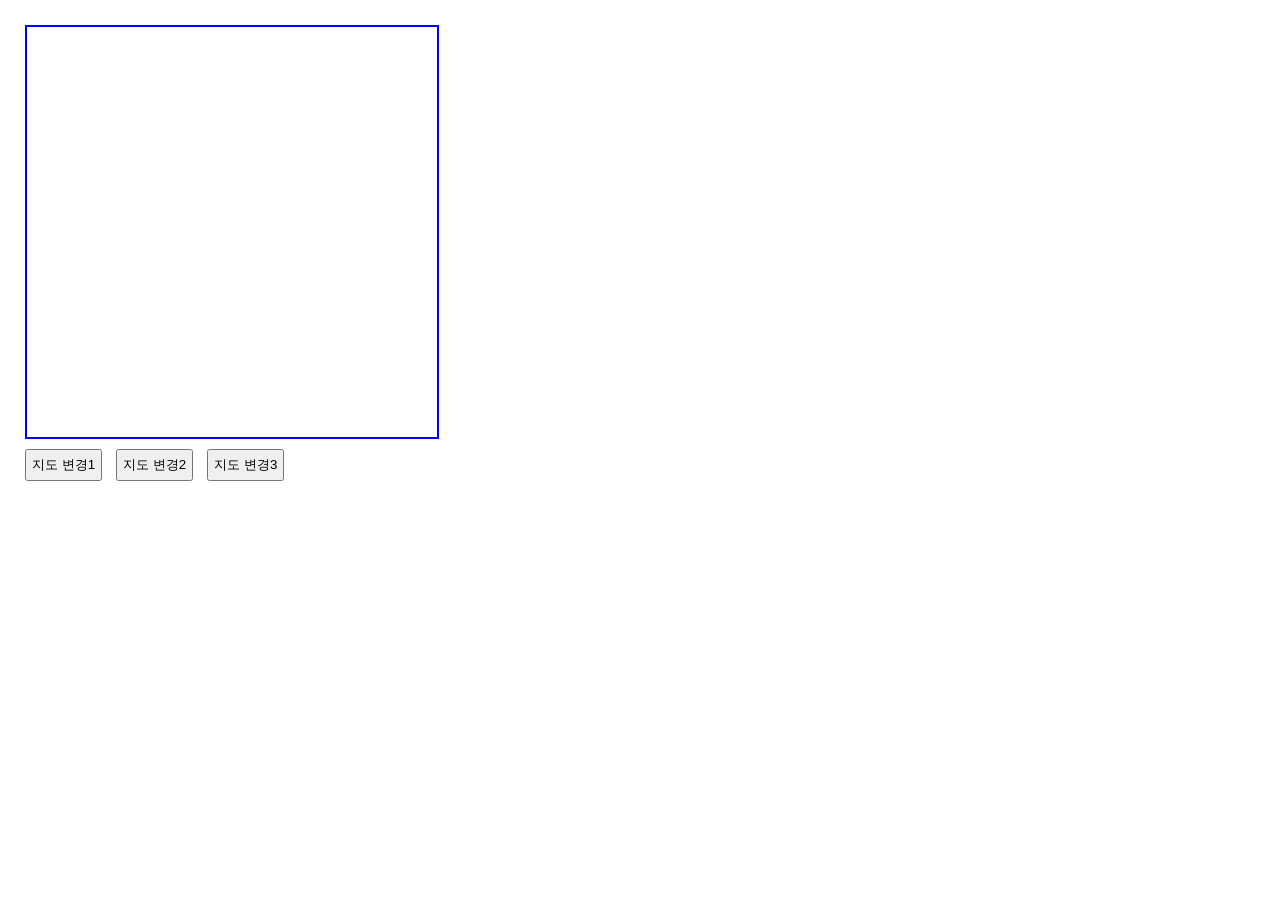
<file: GoogleMap.html>
<!DOCTYPE html>
<html>
<head>
<meta charset="UTF-8">
<title>맵 API</title>
<style type="text/css">
   *{
      margin: 5px;
      padding: 5px;
   }
   #map{
      border: 2px solid blue;
      width: 400px;
      height: 400px;
   }
   
</style>
<script src="http://map.google.com/maps/api/js?key=AIzaSyA1f_518l9p282tnnhuKUvf1FnanXMoh0s&region=kr"></script>
</head>
<body>
   <div id="map"></div>
   <button id="btn1">지도 변경1</button>
   <button id="btn2">지도 변경2</button>
   <button id="btn3">지도 변경3</button>
   
   <script type="text/javascript">
   		var btn1=document.getElementById("btn1");
   		var btn2=document.getElementById("btn2");
   		var btn3=document.getElementById("btn3");
   		btn1.addEventListener("click", changeMap1);
   		btn2.addEventListener("click", changeMap2);
   		btn3.addEventListener("click", changeMap3);
   
		var map;
		function initMap(){
			var ll = {lat: 37.500624, lng: 127.036268 };
			map = new google.maps.Map(
				document.getElementById("map"),
				{zoom:17 , center:ll}
			);
			new google.maps.Marker(
				{position: ll, 
					map: map,
					label:"내 현재위치" }	
			);
			
		}
   		initMap();
   		
   		function changeMap1(){ 
   			var ll={lat:33.369515, lng:126.564646};
   			map.panTo(ll);
   			map.setZoom(9);
   		} // 지도는 그대로 중심을 변경하는 작업
   		
   		function changeMap2(){
   			var ll={lat:-40.339098, lng:175.609729};
   			map = new google.maps.Map(
   				document.getElementById("map"),
   				{zoom:13, center:ll}
   			);
   		} // 새로운 지도를 로드
   		
   		function changeMap3() {
				
     		  const panorama = new google.maps.StreetViewPanorama(
     		    document.getElementById("map"),
     		    {
     		      position: { lat: 37.500011, lng: 127.035563 },
     		      addressControlOptions: {
     		        position: google.maps.ControlPosition.BOTTOM_CENTER,
     		      },
     		      linksControl: false,
     		      panControl: false,
     		      enableCloseButton: false,
     		    }
     		  );
     		}
   		
   		
   		
   		
   		
   		
   		
   		
   </script>
</body>
</html>
</file>
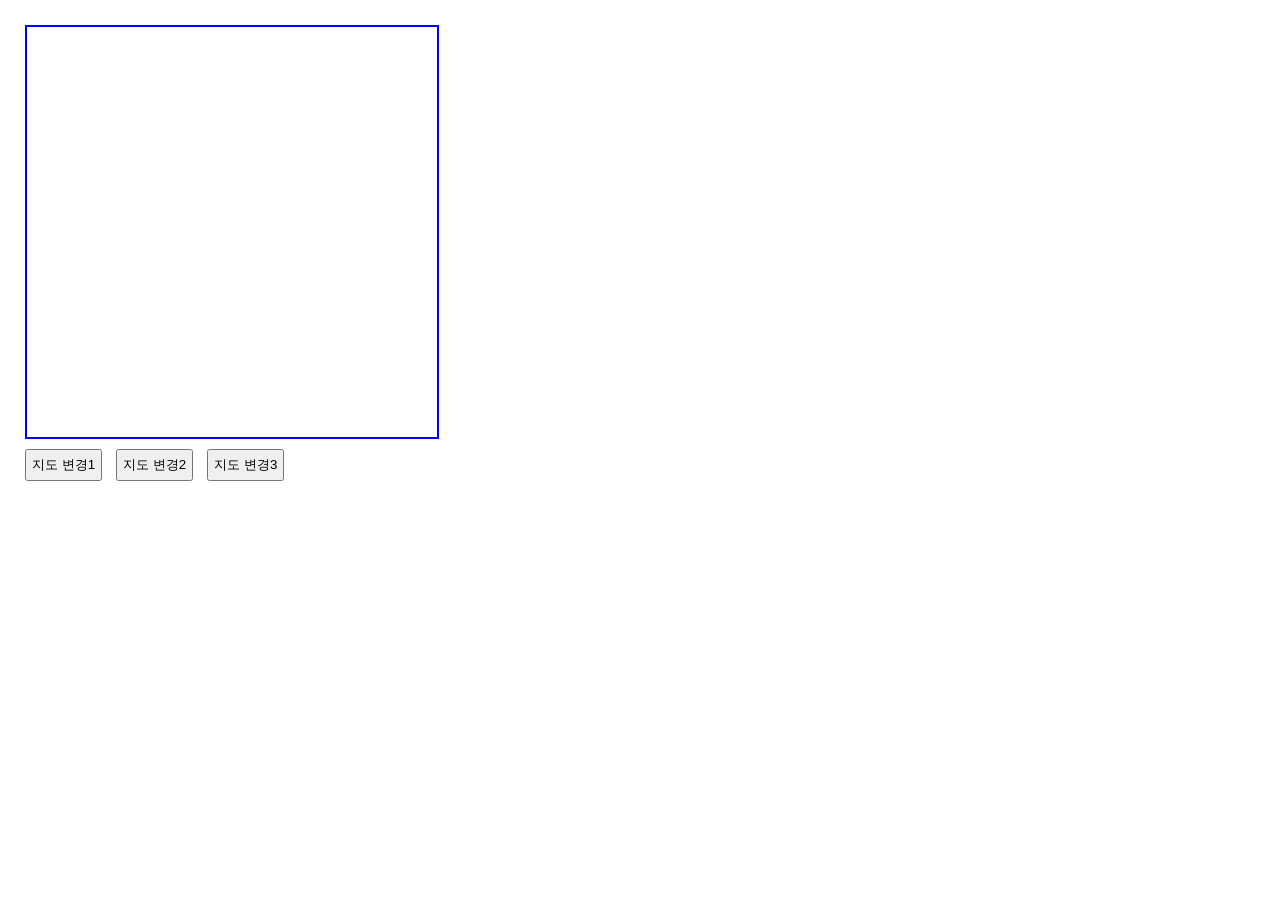
<file: KakaoMap.html>
<!DOCTYPE html>
<html>
<head>
<meta charset="UTF-8">
<title>Insert title here</title>
<style type="text/css">
* {
	margin: 5px;
	padding: 5px;
}

#map {
	border: 2px solid blue;
	width: 400px;
	height: 400px;
}
</style>

<script type="text/javascript"
	src="//dapi.kakao.com/v2/maps/sdk.js?appkey=f3c8dbd91a0e2049431de4095dcc1a54"></script>
</head>
<body>

	<div id="map"></div>
	<button id="btn1">지도 변경1</button>
	<button id="btn2">지도 변경2</button>
	<button id="btn3">지도 변경3</button>


	<script type="text/javascript">
		var container = document.getElementById('map');
		var options = {
			center : new kakao.maps.LatLng(33.450701, 126.570667),
			level : 3
		};

		var map = new kakao.maps.Map(container, options);
	</script>




</body>
</html>
</file>
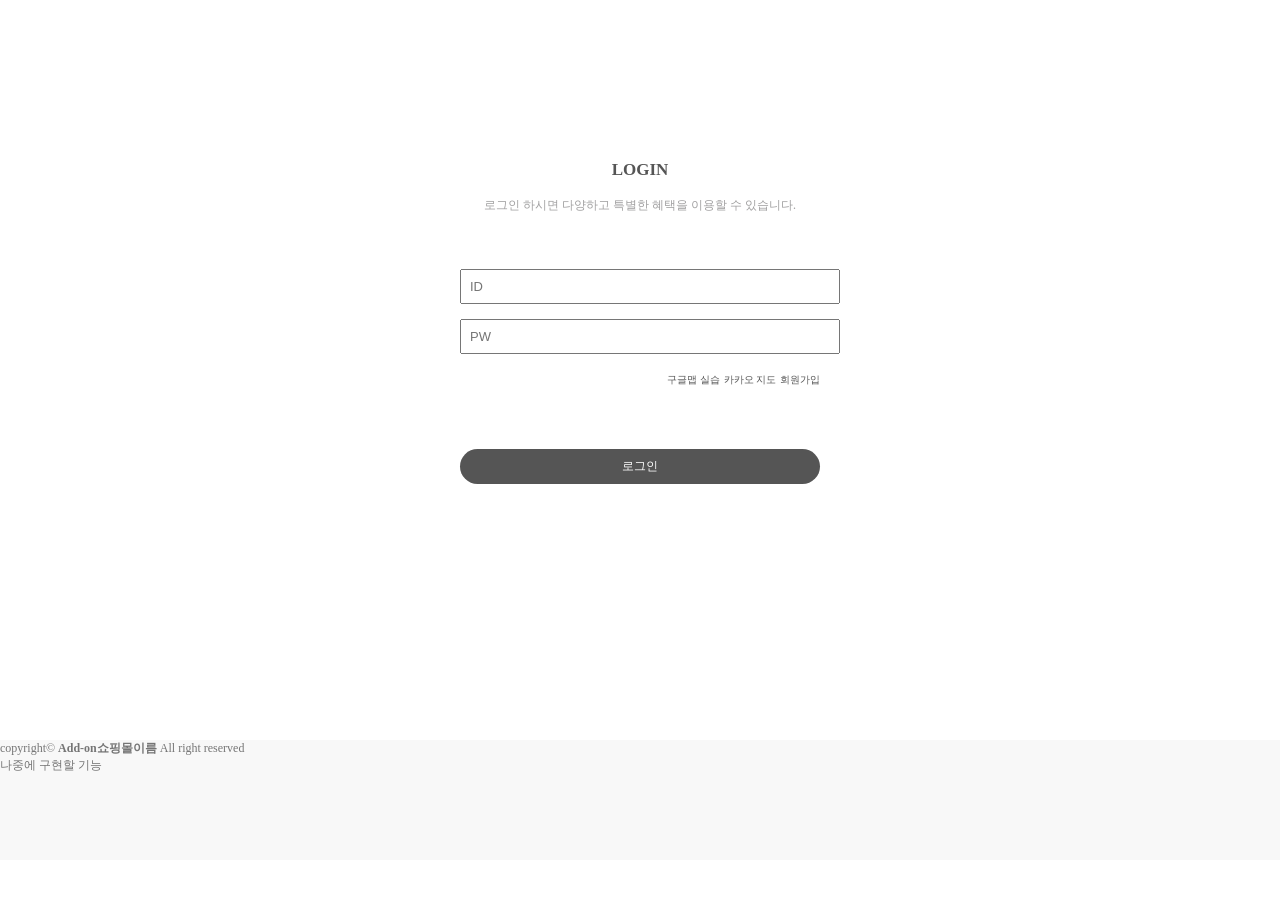
<file: login.html>
<!DOCTYPE html>
<html lang="ko">
<head>
<meta charset="UTF-8">
<title>로그인</title>

<style type="text/css">
@import url("assets/css/login.css");
</style>

<script type="text/javascript" src="assets/js/login.js"></script>

</head>
<body>
	<div id="wrapper">
		<header> </header>
		<div id="container">
			<div id="login">
				<h3>LOGIN</h3>
				<p>로그인 하시면 다양하고 특별한 혜택을 이용할 수 있습니다.</p>

				<div class="login_area">
					<form class="put_area">
						<div class="id_area">
							<!-- id pw 엔터 누르면 login_ck함수 실행 -->
							<input id="uid" type="text" placeholder="ID"
								onkeydown="if( event.keyCode == 13 ){login_ck();}">
						</div>
						<div class="pw_area">
							<input id="upw" type="password" placeholder="PW"
								onkeydown="if( event.keyCode == 13 ){login_ck();}">
						</div>
					</form>
					<div class="find">
						<ul>
							<li class="f_id"><a href="GoogleMap.html">구글맵 실습</a></li>
							<li class="f_pw"><a href="KakaoMap.html">카카오 지도</a></li>
							<li class="sign_up"><a href="sign_up.html">회원가입</a></li>
						</ul>
					</div>
					<div class="login_button" onclick="login_ck()">
						<p>
							<a href="#">로그인</a>
						</p>
					</div>
				</div>
			</div>
		</div>
		<div>
			<footer>
				<div>
					<ul>
						<li class="first_copy">
							<p>
								copyright&copy;&nbsp;<b>Add-on쇼핑몰이름</b>&nbsp;All right reserved
							</p>
						</li>
						<li class="last_copy"><a href="#">나중에 구현할 기능</a></li>
					</ul>
				</div>
			</footer>
		</div>
	</div>


</body>
</html>
</file>
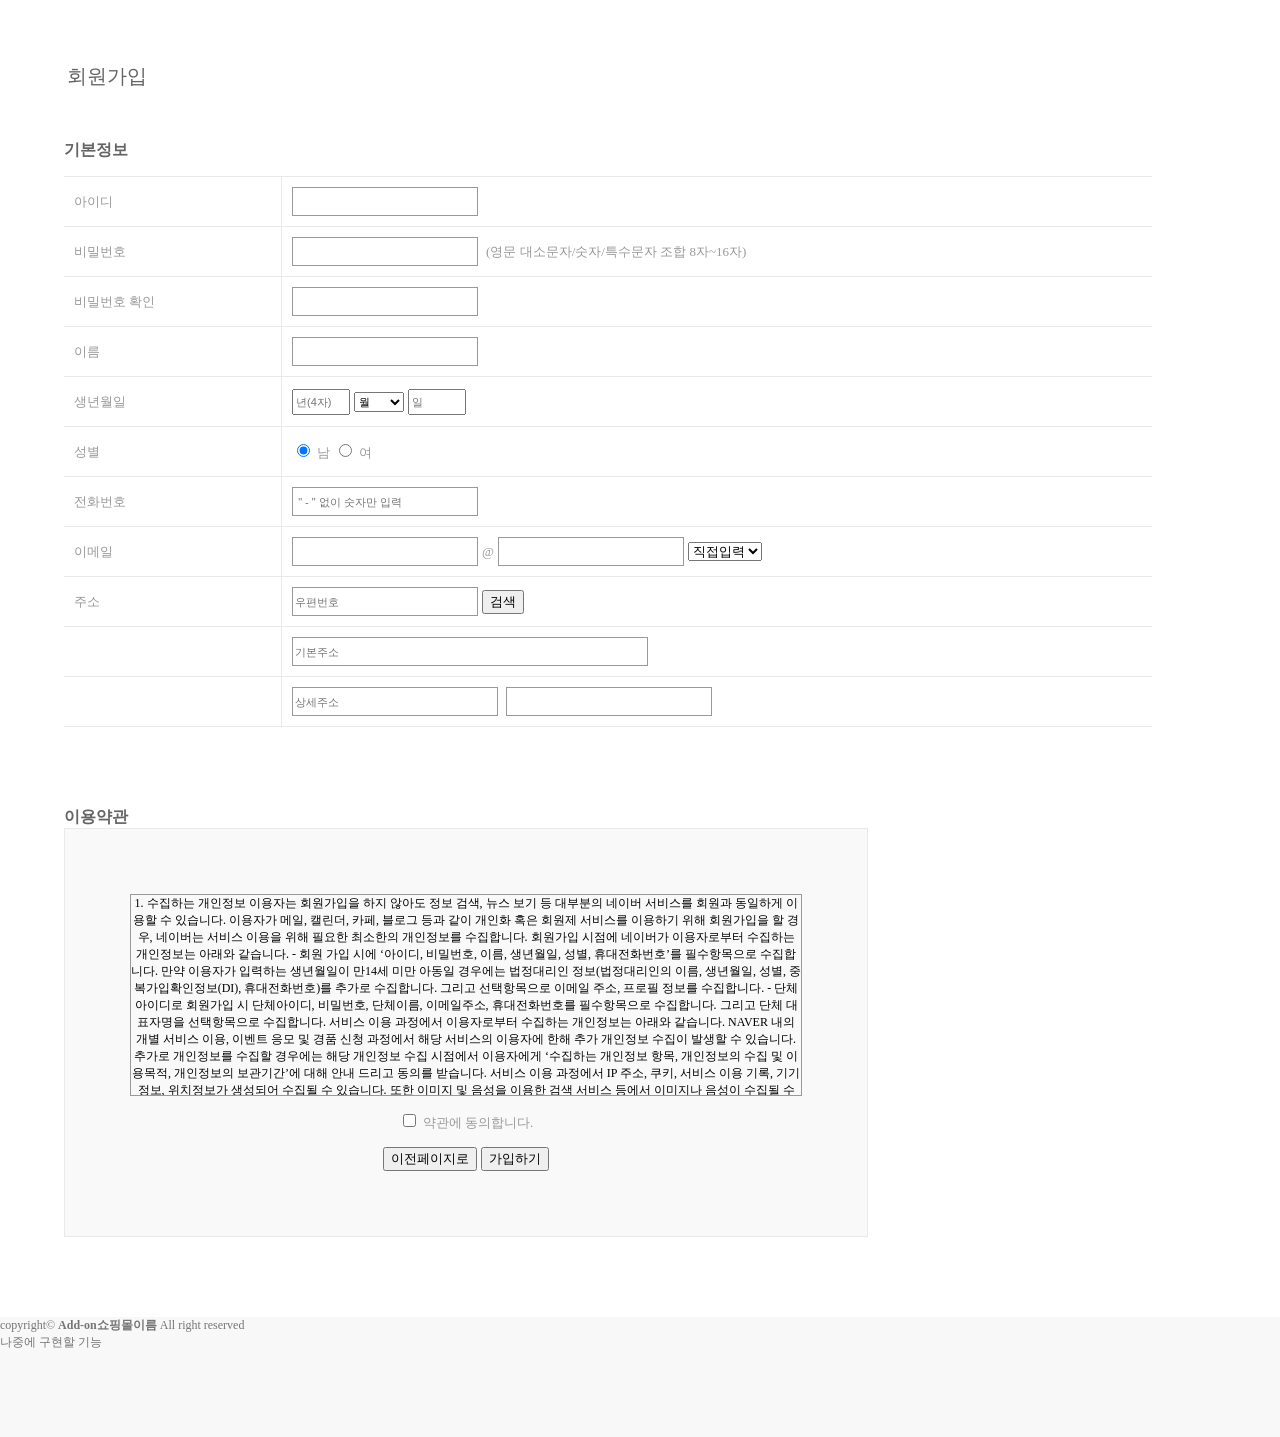
<file: sign_up.html>
<!DOCTYPE html>
<html lang="ko">
<head>
<meta charset="UTF-8">
<title>Insert title here</title>
<style type="text/css">
@import url("assets/css/sign_up.css");
</style>
<script type="text/javascript" src="assets/js/sign_up.js"></script>
<script
	src="//t1.daumcdn.net/mapjsapi/bundle/postcode/prod/postcode.v2.js"></script>
<body>

	<div id="wrapper">
		<header>
			<div class="title">
				<h2>회원가입</h2>
			</div>
		</header>
		<div id="container">


			<div class="user_infor">
				<h3>기본정보</h3>
			</div>
			
<!-- 폼시작========================================================================================== -->
			<form name="join_form" method="post">

				<table class="join_table">
<!--  아이디 테이블 ================================================================================================== -->
					<tr>
						<td class="infor_box">아이디</td>
						<td class="put_box"><input type="text" name="udi" id="uid">
						</td>
					</tr>
<!--  비밀번호 테이블 ================================================================================================== -->
					<tr>
						<td class="infor_box">
							<p>비밀번호</p>
						</td>
						<td class="put_box"><input type="password" name="pwd"
							id="pwd">&nbsp;&nbsp;<span>(영문 대소문자/숫자/특수문자 조합
								8자~16자)</span></td>
					</tr>
<!--  비밀번호 확인 테이블 ================================================================================================== -->					
					<tr>
						<td class="infor_box"><p>비밀번호 확인</p></td>
						<td class="put_box"><input type="password" name="repwd"
							id="repwd"></td>
					</tr>
<!--  이름 테이블 ================================================================================================== -->
					<tr>
						<td class="infor_box"><p>이름</p></td>
						<td class="put_box"><input type="text" name="uname"
							id="uname"></td>
					</tr>
<!--  생년월일 테이블 ================================================================================================== -->
					<tr>
						<td class="infor_box"><p>생년월일</p></td>
						<td class="put_box"><input type="text" name="yy" id="yy"
							placeholder="년(4자)" maxlength="4"> <select name="mm"
							id="mm">
								<option value="">월</option>
								<option value="01">1</option>
								<option value="02">2</option>
								<option value="03">3</option>
								<option value="04">4</option>
								<option value="05">5</option>
								<option value="06">6</option>
								<option value="07">7</option>
								<option value="08">8</option>
								<option value="09">9</option>
								<option value="10">10</option>
								<option value="11">11</option>
								<option value="12">12</option>
						</select> <input type="text" name="dd" id="dd" placeholder="일"
							maxlength="2"></td>
					</tr>
<!--  성별선택 테이블 ================================================================================================== -->
					<tr>
						<td class="infor_box"><p>성별</p></td>
						<td class="put_box"><input type="radio" value="F"
							name="gender" id="female" checked>&nbsp;<span>남</span> <input
							type="radio" value="M" name="gender" id="male">&nbsp;<span>여</span></td>
					</tr>
<!--  전화번호 테이블 ================================================================================================== -->
					<tr>
						<td class="infor_box"><p>전화번호</p></td>
						<td class="put_box"><input type="tel" name="mobile"
							id="mobile" placeholder=' " - " 없이 숫자만 입력'></td>
					</tr>
<!--  이메일 테이블 ================================================================================================== -->
					<tr>
						<td class="infor_box"><p>이메일</p></td>
						<td class="put_box"><input type="text" name="email_id"
							id="email_id">&nbsp;<span>@</span> <input type="text"
							name="email_add" id="email_add"> <select name="email_sel"
							id="email_sel" onchange="change_email();">
								<option value="">직접입력</option>
								<option value="naver.com">naver</option>
								<option value="gmail.com">gmail</option>
								<option value="nate.com">nate</option>
						</select></td>
					</tr>
<!-- 주소 테이블========================================================================================= -->
					<tr>
						<td class="infor_box"><p>주소</p></td>
						<td class="put_box"><input type="text" name="postal_code"
							id="postal_code" placeholder="우편번호" readonly>
							<button type="button" onclick="search_address();">검색</button></td>
					</tr>
					<tr>
						<td></td>
						<td class="put_box"><input type="text" name="addr1"
							id="addr1" size="30" placeholder="기본주소" readonly></td>
					</tr>
					<tr>
						<td></td>
						<td class="put_box"><input type="text" name="addr2"
							id="addr2" size="30" placeholder="상세주소">&nbsp;&nbsp;<input
							type="text" name="addr3" id="addr3" size="30" readonly></td>
					</tr>
				</table>
<!--  이용약관 ================================================================================================== -->
				<h4>이용약관</h4>
				<div class="terms_use">
					<ul>
						<li>
							<div class="terms_box">
								<p>1. 수집하는 개인정보 이용자는 회원가입을 하지 않아도 정보 검색, 뉴스 보기 등 대부분의 네이버
									서비스를 회원과 동일하게 이용할 수 있습니다. 이용자가 메일, 캘린더, 카페, 블로그 등과 같이 개인화 혹은
									회원제 서비스를 이용하기 위해 회원가입을 할 경우, 네이버는 서비스 이용을 위해 필요한 최소한의 개인정보를
									수집합니다. 회원가입 시점에 네이버가 이용자로부터 수집하는 개인정보는 아래와 같습니다. - 회원 가입 시에
									‘아이디, 비밀번호, 이름, 생년월일, 성별, 휴대전화번호’를 필수항목으로 수집합니다. 만약 이용자가 입력하는
									생년월일이 만14세 미만 아동일 경우에는 법정대리인 정보(법정대리인의 이름, 생년월일, 성별,
									중복가입확인정보(DI), 휴대전화번호)를 추가로 수집합니다. 그리고 선택항목으로 이메일 주소, 프로필 정보를
									수집합니다. - 단체아이디로 회원가입 시 단체아이디, 비밀번호, 단체이름, 이메일주소, 휴대전화번호를 필수항목으로
									수집합니다. 그리고 단체 대표자명을 선택항목으로 수집합니다. 서비스 이용 과정에서 이용자로부터 수집하는 개인정보는
									아래와 같습니다. NAVER 내의 개별 서비스 이용, 이벤트 응모 및 경품 신청 과정에서 해당 서비스의 이용자에
									한해 추가 개인정보 수집이 발생할 수 있습니다. 추가로 개인정보를 수집할 경우에는 해당 개인정보 수집 시점에서
									이용자에게 ‘수집하는 개인정보 항목, 개인정보의 수집 및 이용목적, 개인정보의 보관기간’에 대해 안내 드리고
									동의를 받습니다. 서비스 이용 과정에서 IP 주소, 쿠키, 서비스 이용 기록, 기기정보, 위치정보가 생성되어
									수집될 수 있습니다. 또한 이미지 및 음성을 이용한 검색 서비스 등에서 이미지나 음성이 수집될 수 있습니다.
									구체적으로 1) 서비스 이용 과정에서 이용자에 관한 정보를 자동화된 방법으로 생성하여 이를 저장(수집)하거나,
									2) 이용자 기기의 고유한 정보를 원래의 값을 확인하지 못 하도록 안전하게 변환하여 수집합니다. 서비스 이용
									과정에서 위치정보가 수집될 수 있으며, 네이버에서 제공하는 위치기반 서비스에 대해서는 '네이버 위치정보
									이용약관'에서 자세하게 규정하고 있습니다. 이와 같이 수집된 정보는 개인정보와의 연계 여부 등에 따라 개인정보에
									해당할 수 있고, 개인정보에 해당하지 않을 수도 있습니다. 2. 수집한 개인정보의 이용 네이버 및 네이버 관련
									제반 서비스(모바일 웹/앱 포함)의 회원관리, 서비스 개발・제공 및 향상, 안전한 인터넷 이용환경 구축 등 아래의
									목적으로만 개인정보를 이용합니다. - 회원 가입 의사의 확인, 연령 확인 및 법정대리인 동의 진행, 이용자 및
									법정대리인의 본인 확인, 이용자 식별, 회원탈퇴 의사의 확인 등 회원관리를 위하여 개인정보를 이용합니다. -
									콘텐츠 등 기존 서비스 제공(광고 포함)에 더하여, 인구통계학적 분석, 서비스 방문 및 이용기록의 분석, 개인정보
									및 관심에 기반한 이용자간 관계의 형성, 지인 및 관심사 등에 기반한 맞춤형 서비스 제공 등 신규 서비스 요소의
									발굴 및 기존 서비스 개선 등을 위하여 개인정보를 이용합니다. - 법령 및 네이버 이용약관을 위반하는 회원에 대한
									이용 제한 조치, 부정 이용 행위를 포함하여 서비스의 원활한 운영에 지장을 주는 행위에 대한 방지 및 제재,
									계정도용 및 부정거래 방지, 약관 개정 등의 고지사항 전달, 분쟁조정을 위한 기록 보존, 민원처리 등 이용자 보호
									및 서비스 운영을 위하여 개인정보를 이용합니다. - 유료 서비스 제공에 따르는 본인인증, 구매 및 요금 결제,
									상품 및 서비스의 배송을 위하여 개인정보를 이용합니다. - 이벤트 정보 및 참여기회 제공, 광고성 정보 제공 등
									마케팅 및 프로모션 목적으로 개인정보를 이용합니다. - 서비스 이용기록과 접속 빈도 분석, 서비스 이용에 대한
									통계, 서비스 분석 및 통계에 따른 맞춤 서비스 제공 및 광고 게재 등에 개인정보를 이용합니다. - 보안,
									프라이버시, 안전 측면에서 이용자가 안심하고 이용할 수 있는 서비스 이용환경 구축을 위해 개인정보를 이용합니다.
									3. 개인정보의 보관기간 회사는 원칙적으로 이용자의 개인정보를 회원 탈퇴 시 지체없이 파기하고 있습니다. 단,
									이용자에게 개인정보 보관기간에 대해 별도의 동의를 얻은 경우, 또는 법령에서 일정 기간 정보보관 의무를 부과하는
									경우에는 해당 기간 동안 개인정보를 안전하게 보관합니다. 이용자에게 개인정보 보관기간에 대해 회원가입 시 또는
									서비스 가입 시 동의를 얻은 경우는 아래와 같습니다. - 부정 가입 및 이용 방지 부정 이용자의 가입인증
									휴대전화번호 또는 DI (만14세 미만의 경우 법정대리인DI) : 탈퇴일로부터 6개월 보관 탈퇴한 이용자의
									휴대전화번호(복호화가 불가능한 일방향 암호화(해시처리)) : 탈퇴일로부터 6개월 보관 - QR코드 복구 요청 대응
									QR코드 등록 정보:삭제 시점으로부터6개월 보관 - 스마트플레이스 분쟁 조정 및 고객문의 대응
									휴대전화번호:등록/수정/삭제 요청 시로부터 최대1년 - 네이버 플러스 멤버십 서비스 혜택 중복 제공 방지
									암호화처리(해시처리)한DI :혜택 제공 종료일로부터6개월 보관 - 지식iN eXpert 재가입 신청 및 부정 이용
									방지 ID : 서비스 탈퇴 후 6개월 보관 eXpert 서비스 및 eXpert 센터 가입 등록정보 : 신청일로부터
									6개월(등록 거절 시, 거절 의사 표시한 날로부터 30일) 보관 전자상거래 등에서의 소비자 보호에 관한 법률,
									전자금융거래법, 통신비밀보호법 등 법령에서 일정기간 정보의 보관을 규정하는 경우는 아래와 같습니다. 네이버는 이
									기간 동안 법령의 규정에 따라 개인정보를 보관하며, 본 정보를 다른 목적으로는 절대 이용하지 않습니다. -
									전자상거래 등에서 소비자 보호에 관한 법률 계약 또는 청약철회 등에 관한 기록: 5년 보관 대금결제 및 재화 등의
									공급에 관한 기록: 5년 보관 소비자의 불만 또는 분쟁처리에 관한 기록: 3년 보관 - 전자문서 및 전자거래
									기본법 공인전자주소를 통한 전자문서 유통에 관한 기록 : 10년 보관 - 통신비밀보호법 로그인 기록: 3개월
									참고로 네이버는 ‘개인정보 유효기간제’에 따라 1년간 서비스를 이용하지 않은 회원의 개인정보를 별도로 분리
									보관하여 관리하고 있습니다. 4. 개인정보 수집 및 이용 동의를 거부할 권리 이용자는 개인정보의 수집 및 이용
									동의를 거부할 권리가 있습니다. 회원가입 시 수집하는 최소한의 개인정보, 즉, 필수 항목에 대한 수집 및 이용
									동의를 거부하실 경우, 회원가입이 어려울 수 있습니다.</p>
							</div>
						</li>
						<li><input type="checkbox" value="Y" name="agree" id="agree">
							<span>약관에 동의합니다.</span></li>
						<li>
							<div class="join_btn">
								<button type="button" onclick="history.back();">이전페이지로</button>
								<button type="button" onclick="joinform_check();">가입하기</button>
							</div>
						</li>
					</ul>
				</div>
		</div>
		</form>
<!-- 폼 끝========================================================================================== -->
		<!-- 푸터 -->
		<div>
			<footer>
				<div>
					<ul>
						<li class="first_copy">
							<p>
								copyright&copy;&nbsp;<b>Add-on쇼핑몰이름</b>&nbsp;All right reserved
							</p>
						</li>
						<li class="last_copy"><a href="#">나중에 구현할 기능</a></li>
					</ul>
				</div>
			</footer>
		</div>
	</div>

</body>
</html>
</file>
<file: assets/css/noscript.css>
/*
	Hyperspace by HTML5 UP
	html5up.net | @ajlkn
	Free for personal and commercial use under the CCA 3.0 license (html5up.net/license)
*/

/* Spotlights */

	.spotlights > section > .image:before {
		opacity: 0 !important;
	}

	.spotlights > section > .content > .inner {
		-moz-transform: none !important;
		-webkit-transform: none !important;
		-ms-transform: none !important;
		transform: none !important;
		opacity: 1 !important;
	}

/* Wrapper */

	.wrapper > .inner {
		opacity: 1 !important;
		-moz-transform: none !important;
		-webkit-transform: none !important;
		-ms-transform: none !important;
		transform: none !important;
	}

/* Sidebar */

	#sidebar > .inner {
		opacity: 1 !important;
	}

	#sidebar nav > ul > li {
		-moz-transform: none !important;
		-webkit-transform: none !important;
		-ms-transform: none !important;
		transform: none !important;
		opacity: 1 !important;
	}
</file>
<file: assets/css/main.css>
@import url(fontawesome-all.min.css);

/*
	Hyperspace by HTML5 UP
	html5up.net | @ajlkn
	Free for personal and commercial use under the CCA 3.0 license (html5up.net/license)
*/
html, body, div, span, applet, object, iframe, h1, h2, h3, h4, h5, h6, p,
	blockquote, pre, a, abbr, acronym, address, big, cite, code, del, dfn,
	em, img, ins, kbd, q, s, samp, small, strike, strong, sub, sup, tt, var,
	b, u, i, center, dl, dt, dd, ol, ul, li, fieldset, form, label, legend,
	table, caption, tbody, tfoot, thead, tr, th, td, article, aside, canvas,
	details, embed, figure, figcaption, footer, header, hgroup, menu, nav,
	output, ruby, section, summary, time, mark, audio, video {
	margin: 0;
	padding: 0;
	border: 0;
	font-size: 100%;
	font: inherit;
	vertical-align: baseline;
}

article, aside, details, figcaption, figure, footer, header, hgroup,
	menu, nav, section {
	display: block;
}

body {
	line-height: 1;
}

ol, ul {
	list-style: none;
}

blockquote, q {
	quotes: none;
}

blockquote:before, blockquote:after, q:before, q:after {
	content: '';
	content: none;
}

table {
	border-collapse: collapse;
	border-spacing: 0;
}

body {
	-webkit-text-size-adjust: none;
}

mark {
	background-color: transparent;
	color: inherit;
}

input::-moz-focus-inner {
	border: 0;
	padding: 0;
}

input, select, textarea {
	-moz-appearance: none;
	-webkit-appearance: none;
	-ms-appearance: none;
	appearance: none;
}

/* Basic */
@
-ms-viewport {
	width: device-width;
}

body {
	-ms-overflow-style: scrollbar;
}

@media screen and (max-width: 480px) {
	html, body {
		min-width: 320px;
	}
}

html {
	box-sizing: border-box;
}

*, *:before, *:after {
	box-sizing: inherit;
}

body {
	background: #312450;
}

body.is-preload *, body.is-preload *:before, body.is-preload *:after {
	-moz-animation: none !important;
	-webkit-animation: none !important;
	-ms-animation: none !important;
	animation: none !important;
	-moz-transition: none !important;
	-webkit-transition: none !important;
	-ms-transition: none !important;
	transition: none !important;
}

/* Type */
body, input, select, textarea {
	color: rgba(255, 255, 255, 0.55);
	font-family: Arial, Helvetica, sans-serif;
	font-size: 16.5pt;
	font-weight: normal;
	line-height: 1.75;
}

@media screen and (max-width: 1680px) {
	body, input, select, textarea {
		font-size: 13pt;
	}
}

@media screen and (max-width: 1280px) {
	body, input, select, textarea {
		font-size: 12pt;
	}
}

@media screen and (max-width: 360px) {
	body, input, select, textarea {
		font-size: 11pt;
	}
}

a {
	-moz-transition: color 0.2s ease, border-bottom-color 0.2s ease;
	-webkit-transition: color 0.2s ease, border-bottom-color 0.2s ease;
	-ms-transition: color 0.2s ease, border-bottom-color 0.2s ease;
	transition: color 0.2s ease, border-bottom-color 0.2s ease;
	border-bottom: dotted 1px rgba(255, 255, 255, 0.35);
	color: inherit;
	text-decoration: none;
}

a:hover {
	border-bottom-color: transparent;
	color: #ffffff;
}

strong, b {
	color: #ffffff;
	font-weight: bold;
}

em, i {
	font-style: italic;
}

p {
	margin: 0 0 2em 0;
}

h1, h2, h3, h4, h5, h6 {
	color: #ffffff;
	font-weight: bold;
	line-height: 1.5;
	margin: 0 0 0.5em 0;
}

h1 a, h2 a, h3 a, h4 a, h5 a, h6 a {
	color: inherit;
	text-decoration: none;
}

h1 {
	font-size: 2.75em;
}

h1.major {
	margin: 0 0 1.3em 0;
	position: relative;
	padding-bottom: 0.35em;
}

h1.major:after {
	background-image: -moz-linear-gradient(to right, #5e42a6, #b74e91);
	background-image: -webkit-linear-gradient(to right, #5e42a6, #b74e91);
	background-image: -ms-linear-gradient(to right, #5e42a6, #b74e91);
	background-image: linear-gradient(to right, #5e42a6, #b74e91);
	-moz-transition: max-width 0.2s ease;
	-webkit-transition: max-width 0.2s ease;
	-ms-transition: max-width 0.2s ease;
	transition: max-width 0.2s ease;
	border-radius: 0.2em;
	bottom: 0;
	content: '';
	height: 0.05em;
	position: absolute;
	right: 0;
	width: 100%;
}

h2 {
	font-size: 1.75em;
}

h3 {
	font-size: 1.1em;
}

h4 {
	font-size: 1em;
}

h5 {
	font-size: 0.8em;
}

h6 {
	font-size: 0.6em;
}

@media screen and (max-width: 736px) {
	h1 {
		font-size: 2em;
	}
	h2 {
		font-size: 1.25em;
	}
	h3 {
		font-size: 1em;
	}
	h4 {
		font-size: 0.8em;
	}
	h5 {
		font-size: 0.6em;
	}
	h6 {
		font-size: 0.6em;
	}
}

sub {
	font-size: 0.8em;
	position: relative;
	top: 0.5em;
}

sup {
	font-size: 0.8em;
	position: relative;
	top: -0.5em;
}

blockquote {
	border-left: solid 4px rgba(255, 255, 255, 0.15);
	font-style: italic;
	margin: 0 0 2em 0;
	padding: 0.5em 0 0.5em 2em;
}

code {
	background: rgba(255, 255, 255, 0.05);
	border-radius: 0.25em;
	border: solid 1px rgba(255, 255, 255, 0.15);
	font-family: "Courier New", monospace;
	font-size: 0.9em;
	margin: 0 0.25em;
	padding: 0.25em 0.65em;
}

pre {
	-webkit-overflow-scrolling: touch;
	font-family: "Courier New", monospace;
	font-size: 0.9em;
	margin: 0 0 2em 0;
}

pre code {
	display: block;
	line-height: 1.75em;
	padding: 1em 1.5em;
	overflow-x: auto;
}

hr {
	border: 0;
	border-bottom: solid 1px rgba(255, 255, 255, 0.15);
	margin: 2em 0;
}

hr.major {
	margin: 3em 0;
}

.align-left {
	text-align: left;
}

.align-center {
	text-align: center;
}

.align-right {
	text-align: right;
}

/* Button */
input[type="submit"], input[type="reset"], input[type="button"], button,
	.button {
	-moz-appearance: none;
	-webkit-appearance: none;
	-ms-appearance: none;
	appearance: none;
	-moz-transition: border-color 0.2s ease;
	-webkit-transition: border-color 0.2s ease;
	-ms-transition: border-color 0.2s ease;
	transition: border-color 0.2s ease;
	background-color: transparent;
	border: solid 1px !important;
	border-color: rgba(255, 255, 255, 0.15) !important;
	border-radius: 3em;
	color: #ffffff !important;
	cursor: pointer;
	display: inline-block;
	font-size: 10px;
	font-weight: bold;
	height: calc(4.75em + 2px);
	letter-spacing: 0.25em;
	line-height: 4.75em;
	outline: 0;
	padding: 0 3.75em;
	position: relative;
	text-align: center;
	text-decoration: none;
	text-transform: uppercase;
	white-space: nowrap;
}

input[type="submit"]:after, input[type="reset"]:after, input[type="button"]:after,
	button:after, .button:after {
	-moz-transform: scale(0.25);
	-webkit-transform: scale(0.25);
	-ms-transform: scale(0.25);
	transform: scale(0.25);
	pointer-events: none;
	-moz-transition: opacity 0.2s ease, -moz-transform 0.2s ease;
	-webkit-transition: opacity 0.2s ease, -webkit-transform 0.2s ease;
	-ms-transition: opacity 0.2s ease, -ms-transform 0.2s ease;
	transition: opacity 0.2s ease, transform 0.2s ease;
	background: #ffffff;
	border-radius: 3em;
	content: '';
	height: 100%;
	left: 0;
	opacity: 0;
	position: absolute;
	top: 0;
	width: 100%;
}

input[type="submit"].icon:before, input[type="reset"].icon:before, input[type="button"].icon:before,
	button.icon:before, .button.icon:before {
	margin-right: 0.75em;
}

input[type="submit"].fit, input[type="reset"].fit, input[type="button"].fit,
	button.fit, .button.fit {
	width: 100%;
}

input[type="submit"].small, input[type="reset"].small, input[type="button"].small,
	button.small, .button.small {
	font-size: 0.4em;
}

input[type="submit"].large, input[type="reset"].large, input[type="button"].large,
	button.large, .button.large {
	font-size: 0.8em;
}

input[type="submit"].primary, input[type="reset"].primary, input[type="button"].primary,
	button.primary, .button.primary {
	background-color: #ffffff;
	color: #312450 !important;
}

input[type="submit"].primary:after, input[type="reset"].primary:after,
	input[type="button"].primary:after, button.primary:after, .button.primary:after
	{
	display: none;
}

input[type="submit"].disabled, input[type="submit"]:disabled, input[type="reset"].disabled,
	input[type="reset"]:disabled, input[type="button"].disabled, input[type="button"]:disabled,
	button.disabled, button:disabled, .button.disabled, .button:disabled {
	cursor: default;
	opacity: 0.5;
	pointer-events: none;
}

input[type="submit"]:hover, input[type="reset"]:hover, input[type="button"]:hover,
	button:hover, .button:hover {
	border-color: rgba(255, 255, 255, 0.55) !important;
}

input[type="submit"]:hover:after, input[type="reset"]:hover:after, input[type="button"]:hover:after,
	button:hover:after, .button:hover:after {
	opacity: 0.05;
	-moz-transform: scale(1);
	-webkit-transform: scale(1);
	-ms-transform: scale(1);
	transform: scale(1);
}

input[type="submit"]:hover:active, input[type="reset"]:hover:active,
	input[type="button"]:hover:active, button:hover:active, .button:hover:active
	{
	border-color: #ffffff !important;
}

input[type="submit"]:hover:active:after, input[type="reset"]:hover:active:after,
	input[type="button"]:hover:active:after, button:hover:active:after,
	.button:hover:active:after {
	opacity: 0.1;
}

/* Features */
.features {
	display: -moz-flex;
	display: -webkit-flex;
	display: -ms-flex;
	display: flex;
	-moz-flex-wrap: wrap;
	-webkit-flex-wrap: wrap;
	-ms-flex-wrap: wrap;
	flex-wrap: wrap;
	border-radius: 0.25em;
	border: solid 1px rgba(255, 255, 255, 0.15);
	background: rgba(255, 255, 255, 0.05);
	margin: 0 0 2em 0;
}

.features section {
	padding: 3.5em 3em 1em 7em;
	width: 50%;
	border-top: solid 1px rgba(255, 255, 255, 0.15);
	position: relative;
}

.features section:nth-child(-n + 2) {
	border-top-width: 0;
}

.features section:nth-child(2n) {
	border-left: solid 1px rgba(255, 255, 255, 0.15);
}

.features section .icon {
	-moz-transition: opacity 0.5s ease, -moz-transform 0.5s ease;
	-webkit-transition: opacity 0.5s ease, -webkit-transform 0.5s ease;
	-ms-transition: opacity 0.5s ease, -ms-transform 0.5s ease;
	transition: opacity 0.5s ease, transform 0.5s ease;
	-moz-transition-delay: 1s;
	-webkit-transition-delay: 1s;
	-ms-transition-delay: 1s;
	transition-delay: 1s;
	-moz-transform: scale(1);
	-webkit-transform: scale(1);
	-ms-transform: scale(1);
	transform: scale(1);
	position: absolute;
	left: 3em;
	top: 3em;
	opacity: 1;
}

.features section:nth-child(1) .icon {
	-moz-transition-delay: 0.15s;
	-webkit-transition-delay: 0.15s;
	-ms-transition-delay: 0.15s;
	transition-delay: 0.15s;
}

.features section:nth-child(2) .icon {
	-moz-transition-delay: 0.3s;
	-webkit-transition-delay: 0.3s;
	-ms-transition-delay: 0.3s;
	transition-delay: 0.3s;
}

.features section:nth-child(3) .icon {
	-moz-transition-delay: 0.45s;
	-webkit-transition-delay: 0.45s;
	-ms-transition-delay: 0.45s;
	transition-delay: 0.45s;
}

.features section:nth-child(4) .icon {
	-moz-transition-delay: 0.6s;
	-webkit-transition-delay: 0.6s;
	-ms-transition-delay: 0.6s;
	transition-delay: 0.6s;
}

.features section:nth-child(5) .icon {
	-moz-transition-delay: 0.75s;
	-webkit-transition-delay: 0.75s;
	-ms-transition-delay: 0.75s;
	transition-delay: 0.75s;
}

.features section:nth-child(6) .icon {
	-moz-transition-delay: 0.9s;
	-webkit-transition-delay: 0.9s;
	-ms-transition-delay: 0.9s;
	transition-delay: 0.9s;
}

.features section:nth-child(7) .icon {
	-moz-transition-delay: 1.05s;
	-webkit-transition-delay: 1.05s;
	-ms-transition-delay: 1.05s;
	transition-delay: 1.05s;
}

.features section:nth-child(8) .icon {
	-moz-transition-delay: 1.2s;
	-webkit-transition-delay: 1.2s;
	-ms-transition-delay: 1.2s;
	transition-delay: 1.2s;
}

.features section:nth-child(9) .icon {
	-moz-transition-delay: 1.35s;
	-webkit-transition-delay: 1.35s;
	-ms-transition-delay: 1.35s;
	transition-delay: 1.35s;
}

.features section:nth-child(10) .icon {
	-moz-transition-delay: 1.5s;
	-webkit-transition-delay: 1.5s;
	-ms-transition-delay: 1.5s;
	transition-delay: 1.5s;
}

.features section:nth-child(11) .icon {
	-moz-transition-delay: 1.65s;
	-webkit-transition-delay: 1.65s;
	-ms-transition-delay: 1.65s;
	transition-delay: 1.65s;
}

.features section:nth-child(12) .icon {
	-moz-transition-delay: 1.8s;
	-webkit-transition-delay: 1.8s;
	-ms-transition-delay: 1.8s;
	transition-delay: 1.8s;
}

.features section:nth-child(13) .icon {
	-moz-transition-delay: 1.95s;
	-webkit-transition-delay: 1.95s;
	-ms-transition-delay: 1.95s;
	transition-delay: 1.95s;
}

.features section:nth-child(14) .icon {
	-moz-transition-delay: 2.1s;
	-webkit-transition-delay: 2.1s;
	-ms-transition-delay: 2.1s;
	transition-delay: 2.1s;
}

.features section:nth-child(15) .icon {
	-moz-transition-delay: 2.25s;
	-webkit-transition-delay: 2.25s;
	-ms-transition-delay: 2.25s;
	transition-delay: 2.25s;
}

.features section:nth-child(16) .icon {
	-moz-transition-delay: 2.4s;
	-webkit-transition-delay: 2.4s;
	-ms-transition-delay: 2.4s;
	transition-delay: 2.4s;
}

.features section:nth-child(17) .icon {
	-moz-transition-delay: 2.55s;
	-webkit-transition-delay: 2.55s;
	-ms-transition-delay: 2.55s;
	transition-delay: 2.55s;
}

.features section:nth-child(18) .icon {
	-moz-transition-delay: 2.7s;
	-webkit-transition-delay: 2.7s;
	-ms-transition-delay: 2.7s;
	transition-delay: 2.7s;
}

.features section:nth-child(19) .icon {
	-moz-transition-delay: 2.85s;
	-webkit-transition-delay: 2.85s;
	-ms-transition-delay: 2.85s;
	transition-delay: 2.85s;
}

.features section:nth-child(20) .icon {
	-moz-transition-delay: 3s;
	-webkit-transition-delay: 3s;
	-ms-transition-delay: 3s;
	transition-delay: 3s;
}

.features.inactive section .icon {
	-moz-transform: scale(0.5);
	-webkit-transform: scale(0.5);
	-ms-transform: scale(0.5);
	transform: scale(0.5);
	opacity: 0;
}

@media screen and (max-width: 980px) {
	.features {
		display: block;
	}
	.features section {
		border-top-width: 1px !important;
		border-left-width: 0 !important;
		width: 100%;
	}
	.features section:first-child {
		border-top-width: 0 !important;
	}
}

@media screen and (max-width: 736px) {
	.features section {
		padding: 2.5em 1.5em 0.1em 5.5em;
	}
	.features section .icon {
		left: 1.5em;
		top: 2em;
	}
}

@media screen and (max-width: 480px) {
	.features section {
		padding: 2em 1.5em 0.1em 1.5em;
	}
	.features section .icon {
		left: 0;
		position: relative;
		top: 0;
	}
}

/* Icon */
.icon {
	text-decoration: none;
	border-bottom: none;
	position: relative;
}

.icon:before {
	-moz-osx-font-smoothing: grayscale;
	-webkit-font-smoothing: antialiased;
	display: inline-block;
	font-style: normal;
	font-variant: normal;
	text-rendering: auto;
	line-height: 1;
	text-transform: none !important;
	font-family: 'Font Awesome 5 Free';
	font-weight: 400;
}

.icon>.label {
	display: none;
}

.icon:before {
	line-height: inherit;
}

.icon.solid:before {
	font-weight: 900;
}

.icon.brands:before {
	font-family: 'Font Awesome 5 Brands';
}

.icon.major {
	width: 2.5em;
	height: 2.5em;
	display: block;
	background: #ffffff;
	border-radius: 100%;
	color: #312450;
	text-align: center;
	line-height: 2.5em;
	margin: 0 0 1.3em 0;
}

.icon.major:before {
	font-size: 1.25em;
}

.wrapper.style1 .icon.major:before {
	color: #5e42a6;
}

.wrapper.style1-alt .icon.major:before {
	color: #493382;
}

.wrapper.style2 .icon.major:before {
	color: #5052b5;
}

.wrapper.style2-alt .icon.major:before {
	color: #3e4094;
}

.wrapper.style3 .icon.major:before {
	color: #b74e91;
}

.wrapper.style3-alt .icon.major:before {
	color: #953d75;
}

/* Image */
.image {
	border-radius: 0.25em;
	border: 0;
	display: inline-block;
	position: relative;
}

.image img {
	border-radius: 0.25em;
	display: block;
}

.image.left, .image.right {
	max-width: 40%;
}

.image.left img, .image.right img {
	width: 100%;
}

.image.left {
	float: left;
	margin: 0 1.5em 1em 0;
	top: 0.25em;
}

.image.right {
	float: right;
	margin: 0 0 1em 1.5em;
	top: 0.25em;
}

.image.fit {
	display: block;
	margin: 0 0 2em 0;
	width: 100%;
}

.image.fit img {
	width: 100%;
}

.image.main {
	display: block;
	margin: 0 0 3em 0;
	width: 100%;
}

.image.main img {
	width: 100%;
}

/* List */
ul {
	list-style: disc;
	margin: 0 0 2em 0;
	padding-left: 1em;
}

ul li {
	padding-left: 0.5em;
}

ul.alt {
	list-style: none;
	padding-left: 0;
}

ul.alt li {
	border-top: solid 1px rgba(255, 255, 255, 0.15);
	padding: 0.5em 0;
}

ul.alt li:first-child {
	border-top: 0;
	padding-top: 0;
}

/* Actions */
ul.actions {
	display: -moz-flex;
	display: -webkit-flex;
	display: -ms-flex;
	display: flex;
	cursor: default;
	list-style: none;
	margin-left: -1em;
	padding-left: 0;
}

ul.actions li {
	padding: 0 0 0 1em;
	vertical-align: middle;
}

ul.actions.special {
	-moz-justify-content: center;
	-webkit-justify-content: center;
	-ms-justify-content: center;
	justify-content: center;
	width: 100%;
	margin-left: 0;
}

ul.actions.special li:first-child {
	padding-left: 0;
}

ul.actions.stacked {
	-moz-flex-direction: column;
	-webkit-flex-direction: column;
	-ms-flex-direction: column;
	flex-direction: column;
	margin-left: 0;
}

ul.actions.stacked li {
	padding: 1.3em 0 0 0;
}

ul.actions.stacked li:first-child {
	padding-top: 0;
}

ul.actions.fit {
	width: calc(100% + 1em);
}

ul.actions.fit li {
	-moz-flex-grow: 1;
	-webkit-flex-grow: 1;
	-ms-flex-grow: 1;
	flex-grow: 1;
	-moz-flex-shrink: 1;
	-webkit-flex-shrink: 1;
	-ms-flex-shrink: 1;
	flex-shrink: 1;
	width: 100%;
}

ul.actions.fit li>* {
	width: 100%;
}

ul.actions.fit.stacked {
	width: 100%;
}

@media screen and (max-width: 480px) {
	ul.actions:not (.fixed ) {
		-moz-flex-direction: column;
		-webkit-flex-direction: column;
		-ms-flex-direction: column;
		flex-direction: column;
		margin-left: 0;
		width: 100% !important;
	}
	ul.actions:not (.fixed ) li {
		-moz-flex-grow: 1;
		-webkit-flex-grow: 1;
		-ms-flex-grow: 1;
		flex-grow: 1;
		-moz-flex-shrink: 1;
		-webkit-flex-shrink: 1;
		-ms-flex-shrink: 1;
		flex-shrink: 1;
		padding: 1em 0 0 0;
		text-align: center;
		width: 100%;
	}
	ul.actions:not (.fixed ) li>* {
		width: 100%;
	}
	ul.actions:not (.fixed ) li:first-child {
		padding-top: 0;
	}
	ul.actions:not (.fixed ) li input[type="submit"], ul.actions:not (.fixed
		) li input[type="reset"], ul.actions:not (.fixed ) li input[type="button"],
		ul.actions:not (.fixed ) li button, ul.actions:not (.fixed ) li .button
		{
		width: 100%;
	}
	ul.actions:not (.fixed ) li input[type="submit"].icon:before, ul.actions:not
		(.fixed ) li input[type="reset"].icon:before, ul.actions:not (.fixed ) li input[type="button"].icon:before,
		ul.actions:not (.fixed ) li button.icon:before, ul.actions:not (.fixed
		) li .button.icon:before {
		margin-left: -0.5rem;
	}
}

/* Menu */
ul.menu {
	list-style: none;
	padding: 0;
}

ul.menu>li {
	border-left: solid 1px rgba(255, 255, 255, 0.15);
	display: inline-block;
	line-height: 1;
	margin-left: 1.5em;
	padding: 0 0 0 1.5em;
}

ul.menu>li:first-child {
	border-left: 0;
	margin: 0;
	padding-left: 0;
}

@media screen and (max-width: 480px) {
	ul.menu>li {
		border-left: 0;
		display: block;
		line-height: inherit;
		margin: 0.5em 0 0 0;
		padding-left: 0;
	}
}

/* Section/Article */
section.special, article.special {
	text-align: center;
}

header p {
	color: rgba(255, 255, 255, 0.35);
	position: relative;
	margin: 0 0 1.5em 0;
}

header h2+p {
	font-size: 1.25em;
	margin-top: -1em;
	line-height: 1.5em;
}

header h3+p {
	font-size: 1.1em;
	margin-top: -0.8em;
	line-height: 1.5em;
}

header h4+p, header h5+p, header h6+p {
	font-size: 0.9em;
	margin-top: -0.6em;
	line-height: 1.5em;
}

/* Spotlights */
.spotlights>section {
	display: -moz-flex;
	display: -webkit-flex;
	display: -ms-flex;
	display: flex;
	-moz-flex-direction: row;
	-webkit-flex-direction: row;
	-ms-flex-direction: row;
	flex-direction: row;
	min-height: 22.5em;
}

body.is-ie .spotlights>section {
	min-height: 0;
}

.spotlights>section>.image {
	background-position: center center;
	background-size: cover;
	border-radius: 0;
	display: block;
	position: relative;
	width: 25em;
}

.spotlights>section>.image img {
	border-radius: 0;
	display: block;
}

.spotlights>section>.image:before {
	-moz-transition: opacity 1s ease;
	-webkit-transition: opacity 1s ease;
	-ms-transition: opacity 1s ease;
	transition: opacity 1s ease;
	background: rgba(49, 36, 80, 0.9);
	content: '';
	display: block;
	height: 100%;
	left: 0;
	opacity: 0;
	position: absolute;
	top: 0;
	width: 100%;
}

.spotlights>section>.content {
	padding: 4em 5em 2em 5em;
	display: -moz-flex;
	display: -webkit-flex;
	display: -ms-flex;
	display: flex;
	-moz-flex-direction: column;
	-webkit-flex-direction: column;
	-ms-flex-direction: column;
	flex-direction: column;
	-moz-justify-content: center;
	-webkit-justify-content: center;
	-ms-justify-content: center;
	justify-content: center;
	width: 50em;
	-ms-flex: 1;
}

.spotlights>section>.content>.inner {
	-moz-transform: translateX(0) translateY(0);
	-webkit-transform: translateX(0) translateY(0);
	-ms-transform: translateX(0) translateY(0);
	transform: translateX(0) translateY(0);
	-moz-transition: opacity 1s ease, -moz-transform 1s ease;
	-webkit-transition: opacity 1s ease, -webkit-transform 1s ease;
	-ms-transition: opacity 1s ease, -ms-transform 1s ease;
	transition: opacity 1s ease, transform 1s ease;
	opacity: 1;
}

.spotlights>section:nth-child(2) {
	background-color: rgba(0, 0, 0, 0.05);
}

.spotlights>section:nth-child(3) {
	background-color: rgba(0, 0, 0, 0.1);
}

.spotlights>section.inactive>.image:before, body.is-preload .spotlights>section>.image:before
	{
	opacity: 1;
}

.spotlights>section.inactive>.content>.inner, body.is-preload .spotlights>section>.content>.inner
	{
	-moz-transform: translateX(-1em);
	-webkit-transform: translateX(-1em);
	-ms-transform: translateX(-1em);
	transform: translateX(-1em);
	opacity: 0;
}

@media screen and (max-width: 1680px) {
	.spotlights>section>.content {
		padding: 4em 4em 2em 4em;
	}
}

@media screen and (max-width: 980px) {
	.spotlights>section {
		display: block;
	}
	.spotlights>section>.image {
		width: 100%;
		height: 50vh;
	}
	.spotlights>section>.content {
		width: 100%;
	}
	.spotlights>section.inactive>.content>.inner, body.is-preload .spotlights>section>.content>.inner
		{
		-moz-transform: translateY(1em);
		-webkit-transform: translateY(1em);
		-ms-transform: translateY(1em);
		transform: translateY(1em);
	}
}

@media screen and (max-width: 736px) {
	.spotlights>section>.image {
		height: 50vh;
		min-height: 15em;
	}
	.spotlights>section>.content {
		padding: 3em 2em 1em 2em;
	}
}

/* Wrapper */
.wrapper {
	position: relative;
}

.wrapper>.inner {
	padding: 5em 5em 3em 5em;
	max-width: 100%;
	width: 75em;
}

@media screen and (max-width: 1680px) {
	.wrapper>.inner {
		padding: 4em 4em 2em 4em;
	}
}

@media screen and (max-width: 1280px) {
	.wrapper>.inner {
		width: 100%;
	}
}

@media screen and (max-width: 736px) {
	.wrapper>.inner {
		padding: 3em 2em 1em 2em;
	}
}

.wrapper.alt {
	background-color: #261c3e;
}

.wrapper.style1 {
	background-color: #5e42a6;
}

.wrapper.style1-alt {
	background-color: #493382;
}

.wrapper.style2 {
	background-color: #5052b5;
}

.wrapper.style2-alt {
	background-color: #3e4094;
}

.wrapper.style3 {
	background-color: #b74e91;
}

.wrapper.style3-alt {
	background-color: #953d75;
}

.wrapper.fullscreen {
	display: -moz-flex;
	display: -webkit-flex;
	display: -ms-flex;
	display: flex;
	-moz-flex-direction: column;
	-webkit-flex-direction: column;
	-ms-flex-direction: column;
	flex-direction: column;
	-moz-justify-content: center;
	-webkit-justify-content: center;
	-ms-justify-content: center;
	justify-content: center;
	min-height: 100vh;
}

body.is-ie .wrapper.fullscreen {
	height: 100vh;
}

@media screen and (max-width: 1280px) {
	.wrapper.fullscreen {
		min-height: calc(100vh - 2.5em);
	}
	body.is-ie .wrapper.fullscreen {
		height: calc(100vh - 2.5em);
	}
}

@media screen and (max-width: 736px) {
	.wrapper.fullscreen {
		padding: 2em 0;
		min-height: 0;
	}
	body.is-ie .wrapper.fullscreen {
		height: auto;
	}
}

.wrapper.fade-up>.inner {
	-moz-transform: translateY(0);
	-webkit-transform: translateY(0);
	-ms-transform: translateY(0);
	transform: translateY(0);
	-moz-transition: opacity 1s ease, -moz-transform 1s ease;
	-webkit-transition: opacity 1s ease, -webkit-transform 1s ease;
	-ms-transition: opacity 1s ease, -ms-transform 1s ease;
	transition: opacity 1s ease, transform 1s ease;
	opacity: 1.0;
}

.wrapper.fade-up.inactive>.inner, body.is-preload .wrapper.fade-up>.inner
	{
	opacity: 0;
	-moz-transform: translateY(1em);
	-webkit-transform: translateY(1em);
	-ms-transform: translateY(1em);
	transform: translateY(1em);
}

.wrapper.fade-down>.inner {
	-moz-transform: translateY(0);
	-webkit-transform: translateY(0);
	-ms-transform: translateY(0);
	transform: translateY(0);
	-moz-transition: opacity 1s ease, -moz-transform 1s ease;
	-webkit-transition: opacity 1s ease, -webkit-transform 1s ease;
	-ms-transition: opacity 1s ease, -ms-transform 1s ease;
	transition: opacity 1s ease, transform 1s ease;
	opacity: 1.0;
}

.wrapper.fade-down.inactive>.inner, body.is-preload .wrapper.fade-down>.inner
	{
	opacity: 0;
	-moz-transform: translateY(-1em);
	-webkit-transform: translateY(-1em);
	-ms-transform: translateY(-1em);
	transform: translateY(-1em);
}

.wrapper.fade>.inner {
	-moz-transition: opacity 1s ease;
	-webkit-transition: opacity 1s ease;
	-ms-transition: opacity 1s ease;
	transition: opacity 1s ease;
	opacity: 1.0;
}

.wrapper.fade.inactive>.inner, body.is-preload .wrapper.fade>.inner {
	opacity: 0;
}


/* Wrapper (main) */
#sidebar+#wrapper {
	margin-left: 18em;
}

@media screen and (max-width: 1280px) {
	#sidebar+#wrapper {
		margin-left: 0;
		padding-top: 3.5em;
	}
}

@media screen and (max-width: 736px) {
	#sidebar+#wrapper {
		padding-top: 0;
	}
}

#header+#wrapper>.wrapper>.inner {
	margin: 0 auto;
}

/* Footer */
#sidebar+#wrapper+#footer {
	margin-left: 18em;
}

@media screen and (max-width: 1280px) {
	#sidebar+#wrapper+#footer {
		margin-left: 0;
	}
}

#footer>.inner a {
	border-bottom-color: rgba(255, 255, 255, 0.15);
}

#footer>.inner a:hover {
	border-bottom-color: transparent;
}

#footer>.inner .menu {
	font-size: 0.8em;
	color: rgba(255, 255, 255, 0.15);
}

#header+#wrapper+#footer>.inner {
	margin: 0 auto;
}

/* Sidebar */
#sidebar {
	padding: 2.5em 2.5em 0.5em 2.5em;
	background: #312450;
	cursor: default;
	height: 100vh;
	left: 0;
	overflow-x: hidden;
	overflow-y: auto;
	position: fixed;
	text-align: right;
	top: 0;
	width: 18em;
	z-index: 10000;
}

#sidebar>.inner {
	display: -moz-flex;
	display: -webkit-flex;
	display: -ms-flex;
	display: flex;
	-moz-flex-direction: column;
	-webkit-flex-direction: column;
	-ms-flex-direction: column;
	flex-direction: column;
	-moz-justify-content: center;
	-webkit-justify-content: center;
	-ms-justify-content: center;
	justify-content: center;
	-moz-transform: translateY(0);
	-webkit-transform: translateY(0);
	-ms-transform: translateY(0);
	transform: translateY(0);
	-moz-transition: opacity 1s ease;
	-webkit-transition: opacity 1s ease;
	-ms-transition: opacity 1s ease;
	transition: opacity 1s ease;
	min-height: 100%;
	opacity: 1;
	width: 100%;
}

body.is-ie #sidebar>.inner {
	height: 100%;
}

#sidebar nav>ul {
	list-style: none;
	padding: 0;
}

#sidebar nav>ul>li {
	-moz-transform: translateY(0);
	-webkit-transform: translateY(0);
	-ms-transform: translateY(0);
	transform: translateY(0);
	-moz-transition: opacity 0.15s ease, -moz-transform 0.75s ease;
	-webkit-transition: opacity 0.15s ease, -webkit-transform 0.75s ease;
	-ms-transition: opacity 0.15s ease, -ms-transform 0.75s ease;
	transition: opacity 0.15s ease, transform 0.75s ease;
	margin: 1.5em 0 0 0;
	opacity: 1;
	padding: 0;
	position: relative;
}

#sidebar nav>ul>li:first-child {
	margin: 0;
}

#sidebar nav>ul>li:nth-child(1) {
	-moz-transition-delay: 0.45s;
	-webkit-transition-delay: 0.45s;
	-ms-transition-delay: 0.45s;
	transition-delay: 0.45s;
}

#sidebar nav>ul>li:nth-child(2) {
	-moz-transition-delay: 0.65s;
	-webkit-transition-delay: 0.65s;
	-ms-transition-delay: 0.65s;
	transition-delay: 0.65s;
}

#sidebar nav>ul>li:nth-child(3) {
	-moz-transition-delay: 0.85s;
	-webkit-transition-delay: 0.85s;
	-ms-transition-delay: 0.85s;
	transition-delay: 0.85s;
}

/* 				#sidebar nav > ul > li:nth-child(4) {
					-moz-transition-delay: 1.05s;
					-webkit-transition-delay: 1.05s;
					-ms-transition-delay: 1.05s;
					transition-delay: 1.05s;
				}

				#sidebar nav > ul > li:nth-child(5) {
					-moz-transition-delay: 1.25s;
					-webkit-transition-delay: 1.25s;
					-ms-transition-delay: 1.25s;
					transition-delay: 1.25s;
				}

				#sidebar nav > ul > li:nth-child(6) {
					-moz-transition-delay: 1.45s;
					-webkit-transition-delay: 1.45s;
					-ms-transition-delay: 1.45s;
					transition-delay: 1.45s;
				}

				#sidebar nav > ul > li:nth-child(7) {
					-moz-transition-delay: 1.65s;
					-webkit-transition-delay: 1.65s;
					-ms-transition-delay: 1.65s;
					transition-delay: 1.65s;
				}

				#sidebar nav > ul > li:nth-child(8) {
					-moz-transition-delay: 1.85s;
					-webkit-transition-delay: 1.85s;
					-ms-transition-delay: 1.85s;
					transition-delay: 1.85s;
				}

				#sidebar nav > ul > li:nth-child(9) {
					-moz-transition-delay: 2.05s;
					-webkit-transition-delay: 2.05s;
					-ms-transition-delay: 2.05s;
					transition-delay: 2.05s;
				}

				#sidebar nav > ul > li:nth-child(10) {
					-moz-transition-delay: 2.25s;
					-webkit-transition-delay: 2.25s;
					-ms-transition-delay: 2.25s;
					transition-delay: 2.25s;
				}

				#sidebar nav > ul > li:nth-child(11) {
					-moz-transition-delay: 2.45s;
					-webkit-transition-delay: 2.45s;
					-ms-transition-delay: 2.45s;
					transition-delay: 2.45s;
				}

				#sidebar nav > ul > li:nth-child(12) {
					-moz-transition-delay: 2.65s;
					-webkit-transition-delay: 2.65s;
					-ms-transition-delay: 2.65s;
					transition-delay: 2.65s;
				}

				#sidebar nav > ul > li:nth-child(13) {
					-moz-transition-delay: 2.85s;
					-webkit-transition-delay: 2.85s;
					-ms-transition-delay: 2.85s;
					transition-delay: 2.85s;
				}

				#sidebar nav > ul > li:nth-child(14) {
					-moz-transition-delay: 3.05s;
					-webkit-transition-delay: 3.05s;
					-ms-transition-delay: 3.05s;
					transition-delay: 3.05s;
				}

				#sidebar nav > ul > li:nth-child(15) {
					-moz-transition-delay: 3.25s;
					-webkit-transition-delay: 3.25s;
					-ms-transition-delay: 3.25s;
					transition-delay: 3.25s;
				}

				#sidebar nav > ul > li:nth-child(16) {
					-moz-transition-delay: 3.45s;
					-webkit-transition-delay: 3.45s;
					-ms-transition-delay: 3.45s;
					transition-delay: 3.45s;
				}

				#sidebar nav > ul > li:nth-child(17) {
					-moz-transition-delay: 3.65s;
					-webkit-transition-delay: 3.65s;
					-ms-transition-delay: 3.65s;
					transition-delay: 3.65s;
				}

				#sidebar nav > ul > li:nth-child(18) {
					-moz-transition-delay: 3.85s;
					-webkit-transition-delay: 3.85s;
					-ms-transition-delay: 3.85s;
					transition-delay: 3.85s;
				}

				#sidebar nav > ul > li:nth-child(19) {
					-moz-transition-delay: 4.05s;
					-webkit-transition-delay: 4.05s;
					-ms-transition-delay: 4.05s;
					transition-delay: 4.05s;
				}

				#sidebar nav > ul > li:nth-child(20) {
					-moz-transition-delay: 4.25s;
					-webkit-transition-delay: 4.25s;
					-ms-transition-delay: 4.25s;
					transition-delay: 4.25s;
				} */
#sidebar nav a {
	-moz-transition: color 0.2s ease;
	-webkit-transition: color 0.2s ease;
	-ms-transition: color 0.2s ease;
	transition: color 0.2s ease;
	border: 0;
	color: rgba(255, 255, 255, 0.35);
	display: block;
	font-size: 0.6em;
	font-weight: bold;
	letter-spacing: 0.25em;
	line-height: 1.75;
	outline: 0;
	padding: 1.35em 0;
	position: relative;
	text-decoration: none;
	text-transform: uppercase;
}

#sidebar nav a:before, #sidebar nav a:after {
	border-radius: 0.2em;
	bottom: 0;
	content: '';
	height: 0.2em;
	position: absolute;
	right: 0;
	width: 100%;
}

#sidebar nav a:before {
	background: #3c2c62;
}

#sidebar nav a:after {
	background-image: -moz-linear-gradient(to right, #5e42a6, #b74e91);
	background-image: -webkit-linear-gradient(to right, #5e42a6, #b74e91);
	background-image: -ms-linear-gradient(to right, #5e42a6, #b74e91);
	background-image: linear-gradient(to right, #5e42a6, #b74e91);
	-moz-transition: max-width 0.2s ease;
	-webkit-transition: max-width 0.2s ease;
	-ms-transition: max-width 0.2s ease;
	transition: max-width 0.2s ease;
	max-width: 0;
}

#sidebar nav a:hover {
	color: rgba(255, 255, 255, 0.55);
}

#sidebar nav a.active {
	color: #ffffff;
}

#sidebar nav a.active:after {
	max-width: 100%;
}

body.is-preload #sidebar>.inner {
	opacity: 0;
}

body.is-preload #sidebar nav ul li {
	-moz-transform: translateY(2em);
	-webkit-transform: translateY(2em);
	-ms-transform: translateY(2em);
	transform: translateY(2em);
	opacity: 0;
}

@media screen and (max-width: 1280px) {
	#sidebar {
		height: 3.5em;
		left: 0;
		line-height: 3.5em;
		overflow: hidden;
		padding: 0;
		text-align: center;
		top: 0;
		width: 100%;
	}
	#sidebar>.inner {
		-moz-flex-direction: row;
		-webkit-flex-direction: row;
		-ms-flex-direction: row;
		flex-direction: row;
		-moz-align-items: -moz-stretch;
		-webkit-align-items: -webkit-stretch;
		-ms-align-items: -ms-stretch;
		align-items: stretch;
		height: inherit;
		line-height: inherit;
	}
	#sidebar nav {
		height: inherit;
		line-height: inherit;
	}
	#sidebar nav ul {
		display: -moz-flex;
		display: -webkit-flex;
		display: -ms-flex;
		display: flex;
		height: inherit;
		line-height: inherit;
		margin: 0;
	}
	#sidebar nav ul li {
		display: block;
		height: inherit;
		line-height: inherit;
		margin: 0 0 0 2em;
		padding: 0;
	}
	#sidebar nav a {
		height: inherit;
		line-height: inherit;
		padding: 0;
	}
	#sidebar nav a:after {
		background-image: none;
		background-color: #b74e91;
	}
}

@media screen and (max-width: 736px) {
	#sidebar {
		display: none;
	}
}

/* Intro */
#intro {
	background-attachment: fixed;
	background-image: url("images/intro.jpg");
	background-position: top right;
	background-repeat: no-repeat;
	background-size: 100% 100%;
}

#intro p {
	font-size: 1.25em;
}

@media screen and (max-width: 980px) {
	#intro p br {
		display: none;
	}
}

@media screen and (max-width: 736px) {
	#intro p {
		font-size: 1em;
	}
}

@media screen and (max-width: 1280px) {
	#intro {
		background-attachment: scroll;
	}
}

/* One */
#one .ment {
	font-style: italic;
}
</file>
